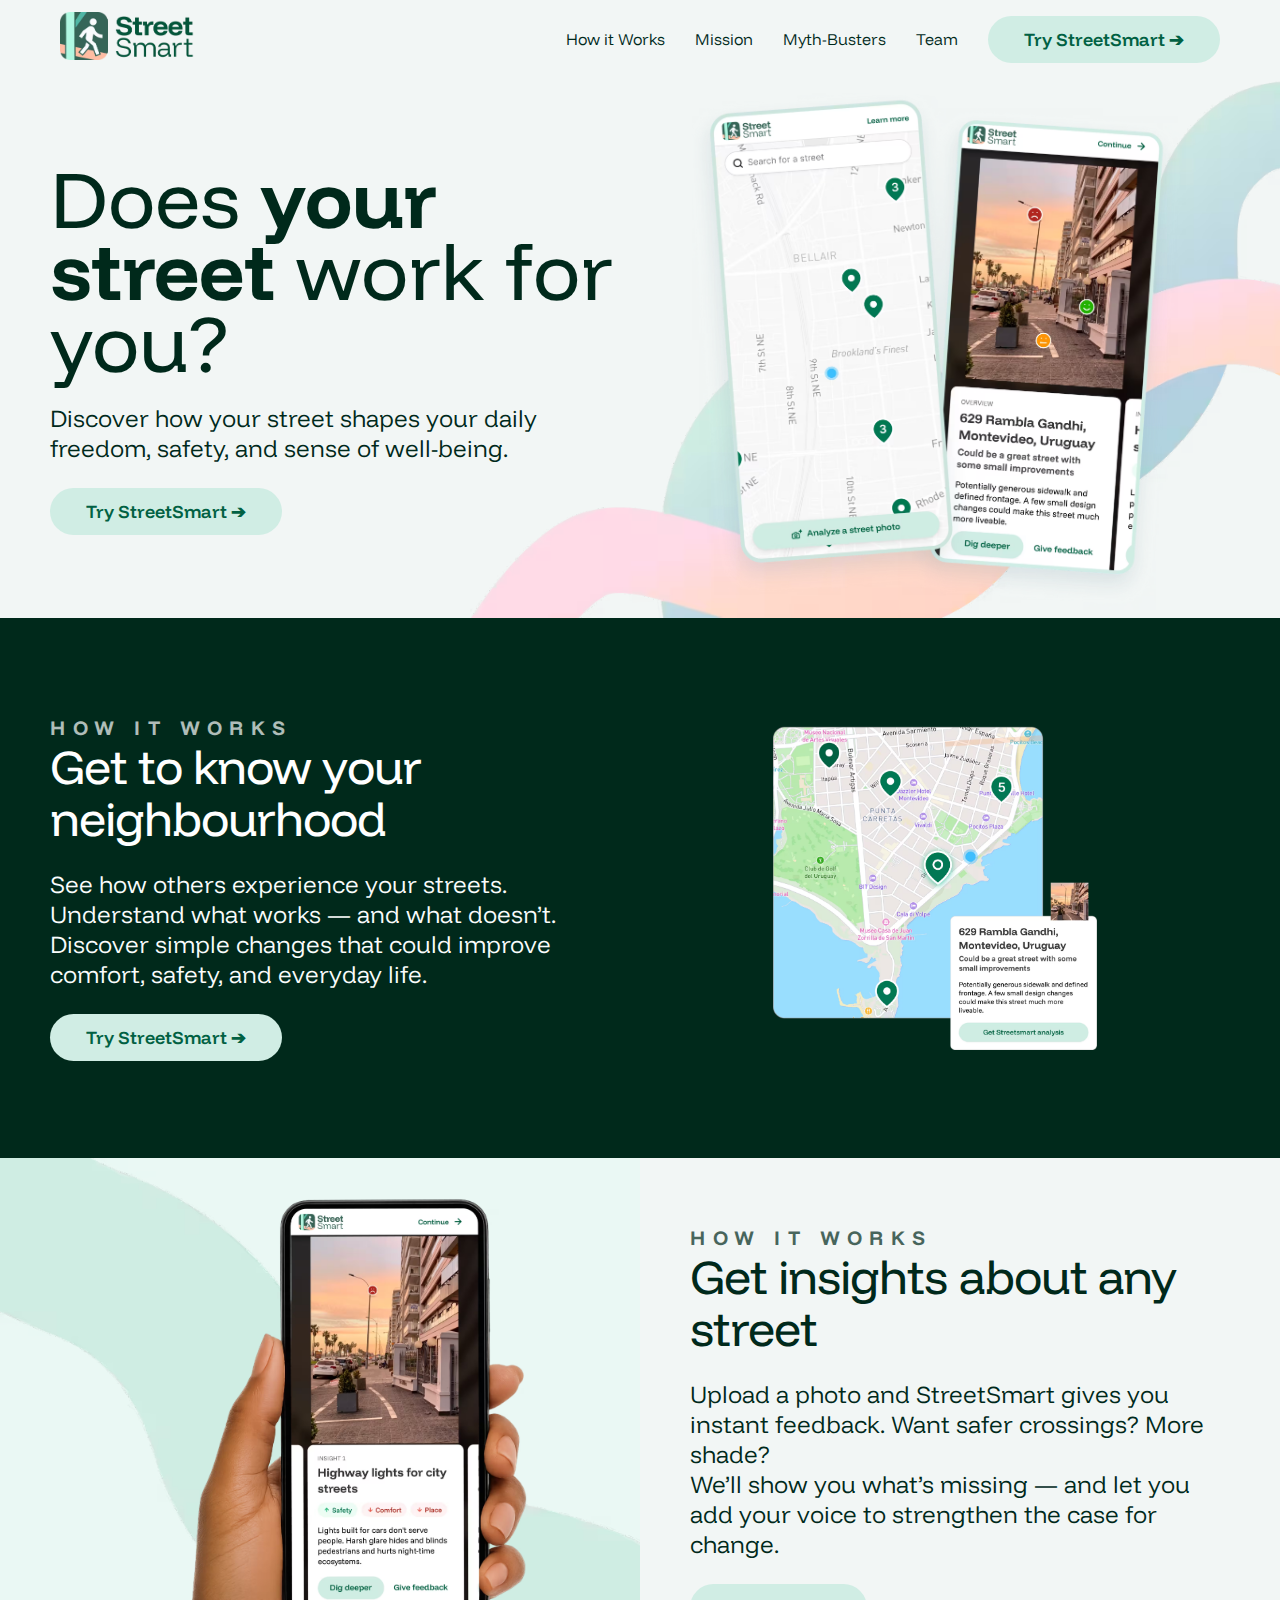
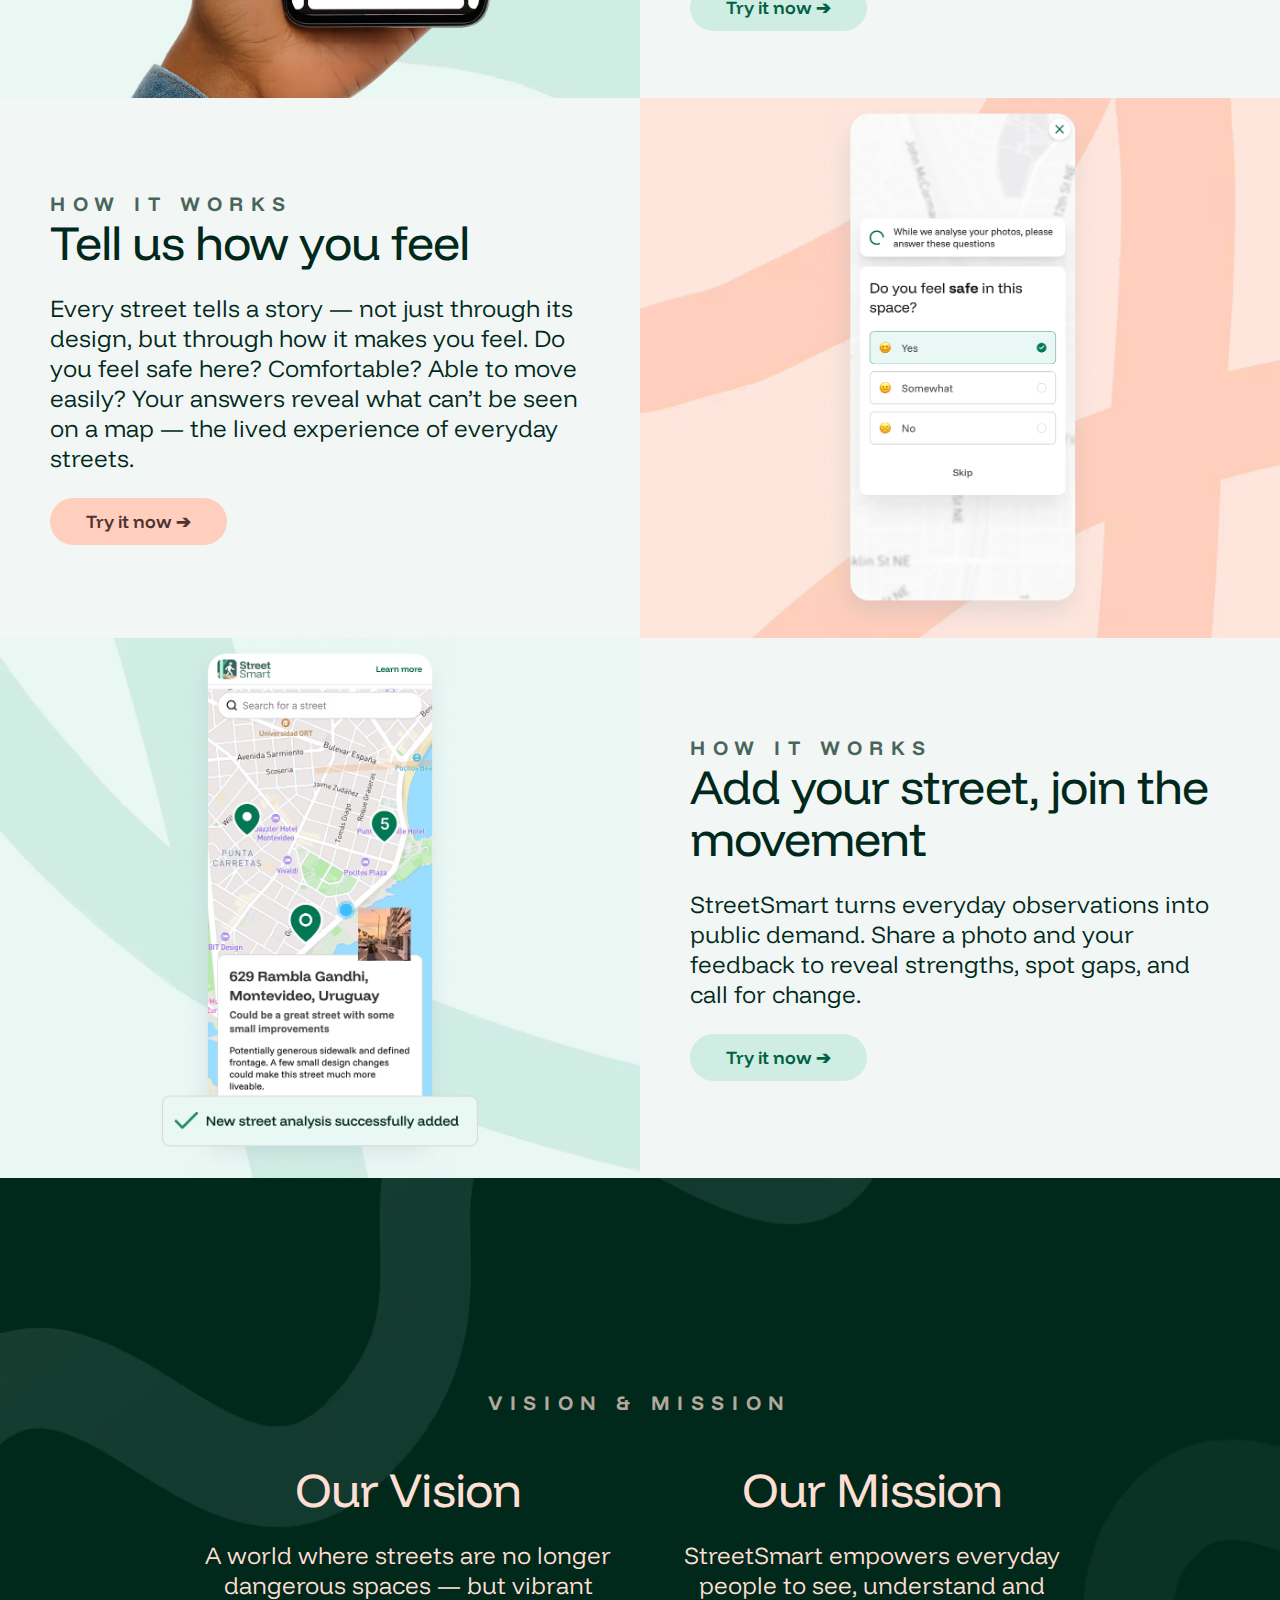
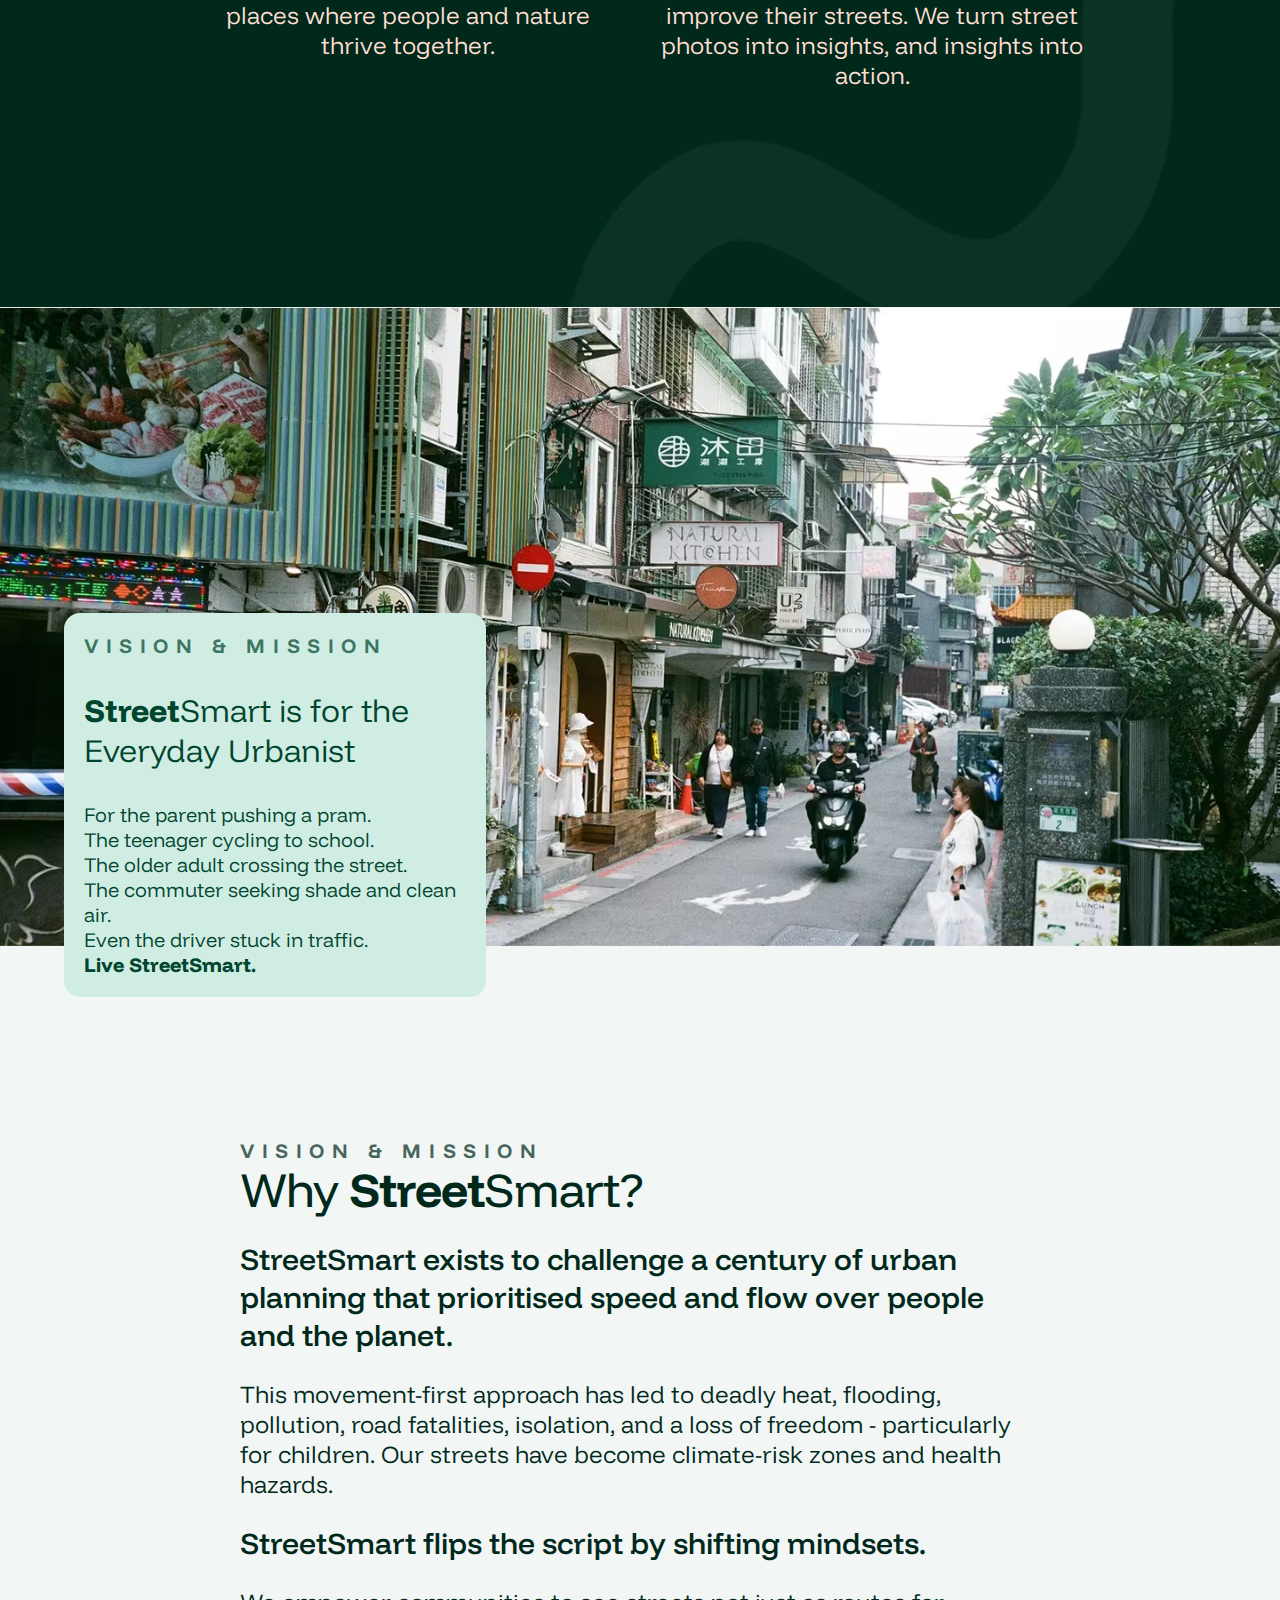
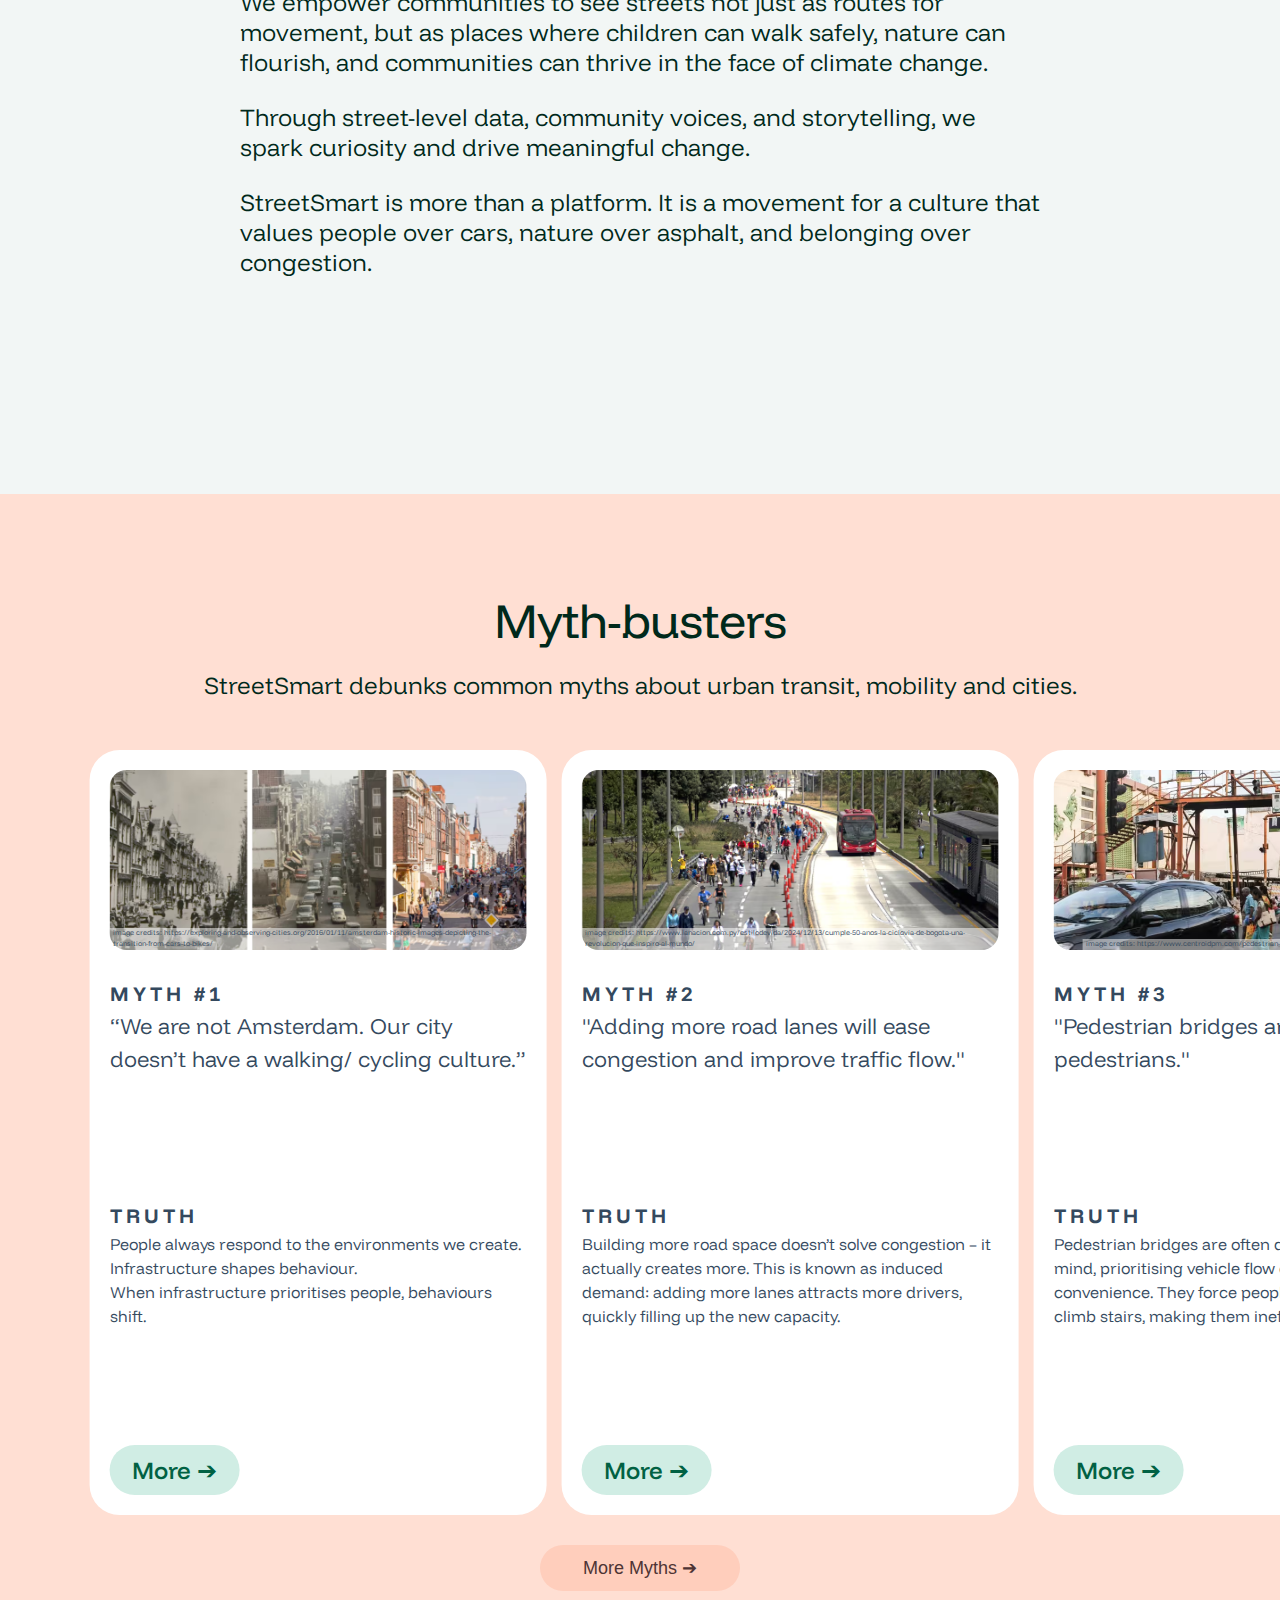
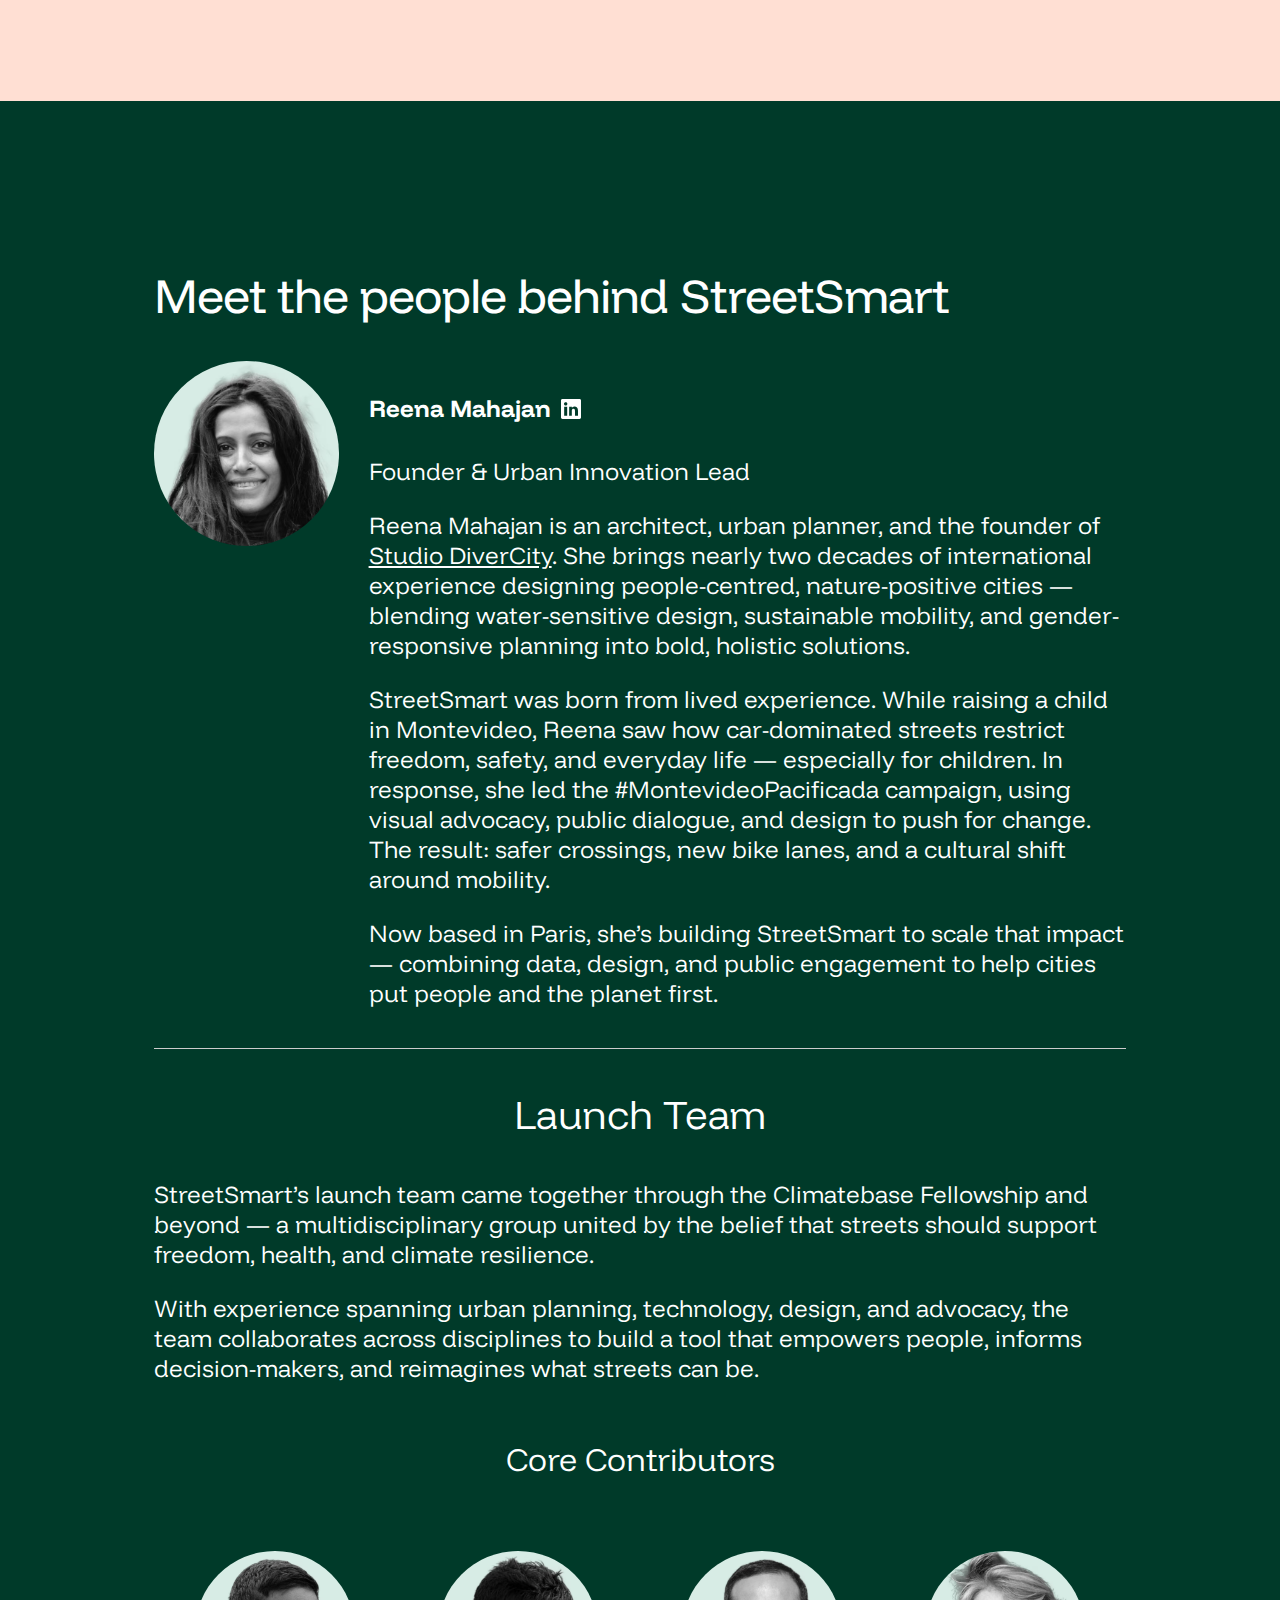
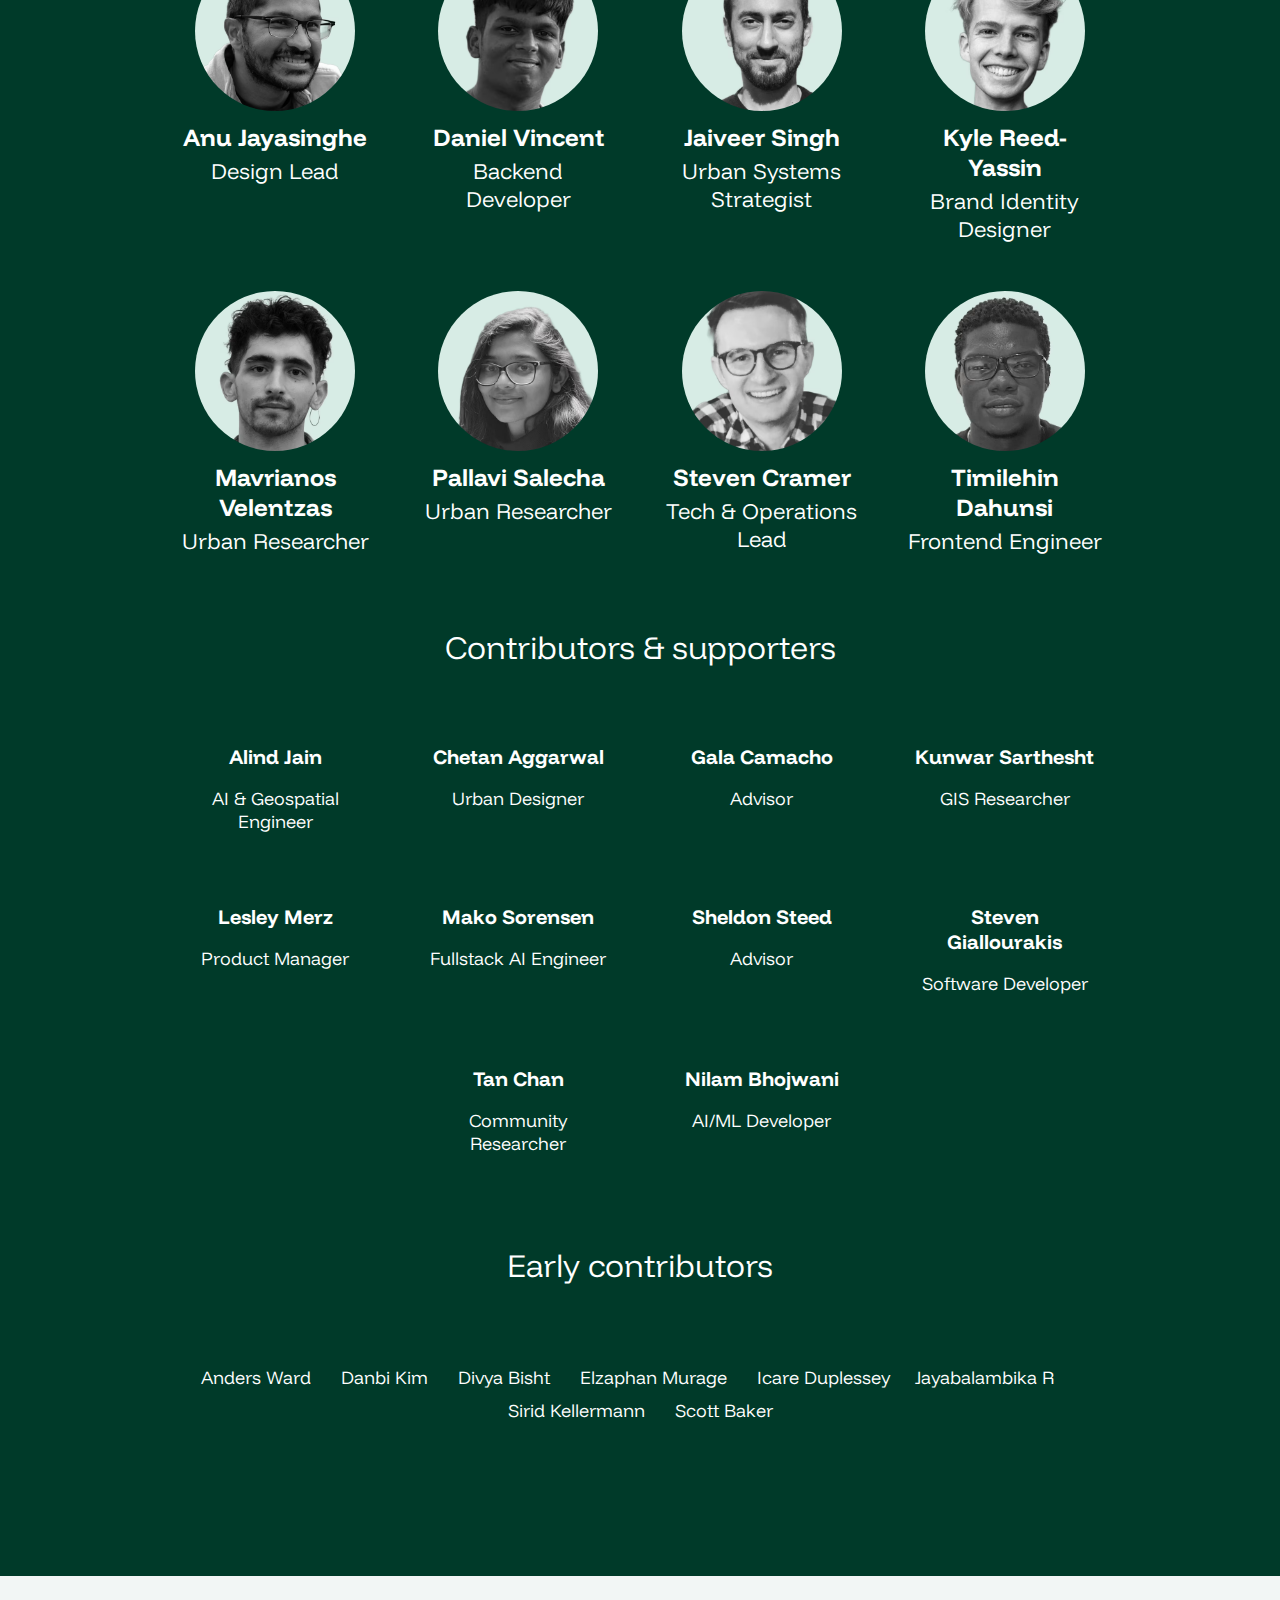
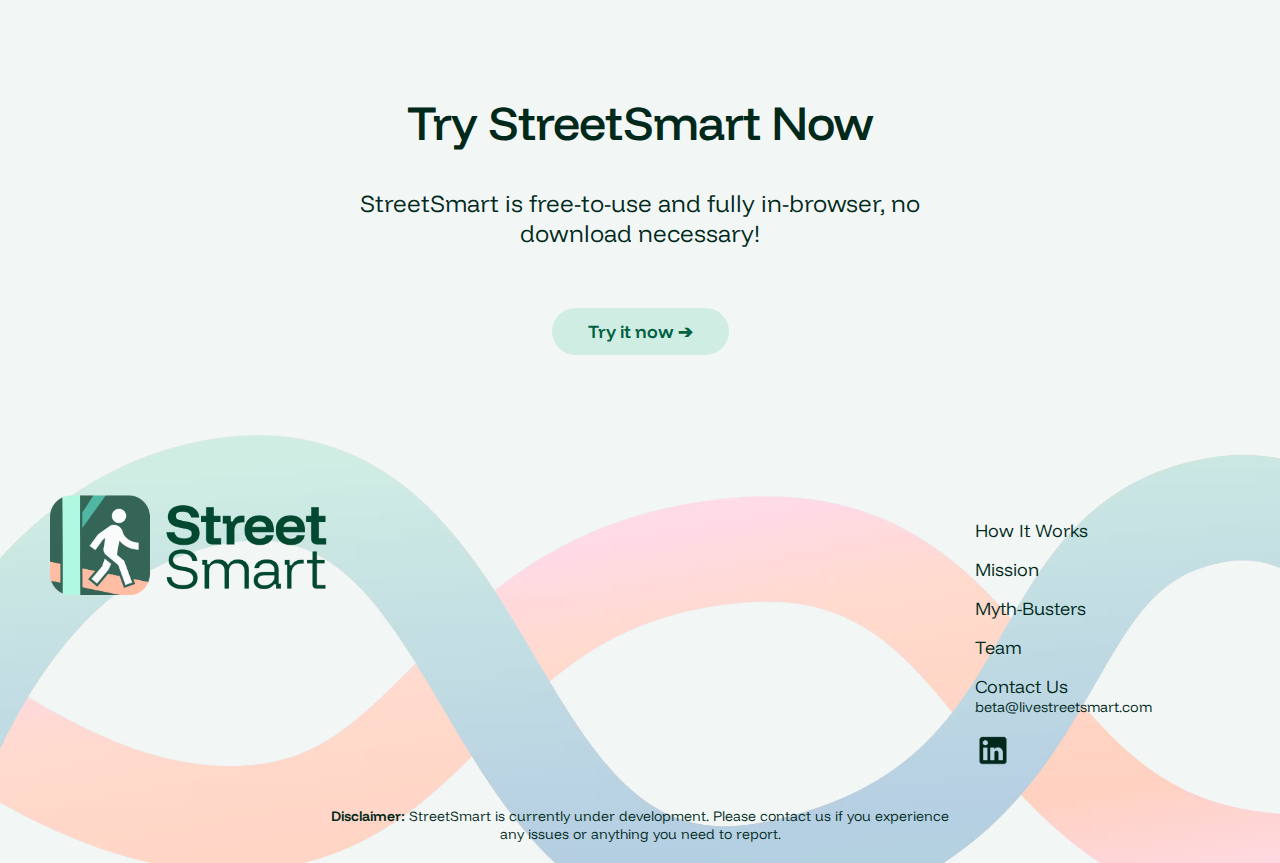
<file: index.html>
<!DOCTYPE html>
<html lang="en">

<head>
	<meta charset="UTF-8">
	<!--<meta name="viewport" content="width=device-width, initial-scale=1.0">--> <!--mobile is too broken -->
	<title>StreetSmart | Let's Reimagine Our Streets</title>
	<meta name='description'
		content='StreetSmart empowers everyday people to understand, reimagine, and improve their streets'>
	<link rel="stylesheet" href="css/stylesheet.css">
	<link href="https://fonts.googleapis.com/css2?family=Baloo+2:wght@400;600&family=Nunito:wght@400;700&display=swap"
		rel="stylesheet">

	<link rel="preconnect" href="https://fonts.googleapis.com">
	<link rel="preconnect" href="https://fonts.gstatic.com" crossorigin>
	<link href="https://fonts.googleapis.com/css2?family=Funnel+Display:wght@300..800&display=swap" rel="stylesheet">
	<meta name="viewport" content="width=device-width, initial-scale=1.0">
	<link rel="icon" href="assets/img/favicon.png" type="image/png">
	<link rel="stylesheet" href="https://cdnjs.cloudflare.com/ajax/libs/font-awesome/6.5.0/css/all.min.css">
</head>

<body>

	<div class='header' style='height:78px;'>
		<div class="logo-container">
			<img src='assets/img/HeaderLogo.avif' class='logo'>
		</div>

		<div class="hamburger" onclick="toggleMenu(this)">☰</div>

		<nav id="navMenu" class="nav-links">
			<a href="#how-it-works">How it Works</a>
			<a href="#mission">Mission</a>
			<a href="#myth-busters">Myth-Busters</a>
			<a href="#team">Team</a>
			<div class='cta'>
				<a href="https://try.livestreetsmart.com/" class="button">Try StreetSmart ➔</a>
			</div>
		</nav>
	</div>

	<div class='layout-row demo-row row1'>

		<div class='card'>
			<h1>Does <span class='bold-font'>your street</span> work for you?</h1>
			<p>Discover how your street shapes your daily freedom, safety, and sense of well-being.</p>
			<div class='cta'><a href="https://try.livestreetsmart.com/" class="button">Try StreetSmart ➔</a></div>
		</div>

		<div class='card img-card'>
			<img src='assets/img/titlephones.avif'>
		</div>
	</div>


	<div class='layout-row dark-green-bg demo-row row2' id="how-it-works">
		<div class='card'>
			<p class='pre-header'>How It Works</p>
			<h2>Get to know your neighbourhood</h2>
			<p>See how others experience your streets. Understand what works — and what doesn’t. <br> Discover simple
				changes that could improve comfort, safety, and everyday life.</p>
			<div class='cta'><a href="https://try.livestreetsmart.com/" class="button">Try StreetSmart ➔</a></div>
		</div>

		<div class='card img-card'>
			<img src='assets/img/imageDiv2.avif'>
		</div>
	</div>

	<div class='layout-row demo-row row3'>
		<div class='card img-card'>
			<img src='assets/img/imageDiv3.avif' style="z-index: 5;">
		</div>

		<div class='card how-it-works-text'>
			<p class='pre-header'>How It Works</p>
			<h2>Get insights about any street</h2>
			<p>Upload a photo and StreetSmart gives you instant feedback. Want safer crossings? More shade? <br>
				We’ll show you what’s missing — and let you add your voice to strengthen the case for change.</p>
			<div class='cta'><a href="https://try.livestreetsmart.com/" class="button">Try it now ➔</a></div>
		</div>
	</div>

	<div class='layout-row demo-row row4'>

		<div class='card how-it-works-text'>
			<p class='pre-header'>How It Works</p>
			<h2>Tell us how you feel</h2>
			<p>Every street tells a story — not just through its design, but through how it makes you feel. Do you feel
				safe here? Comfortable? Able to move easily? Your answers reveal what can’t be seen on a map — the lived
				experience of everyday streets.</p>
			<div class='cta'><a href="https://try.livestreetsmart.com/" class="button">Try it now ➔</a></div>
		</div>
		<div class='card img-card'>
			<img src='assets/img/imageDiv4.avif' style="z-index: 5;">
		</div>
	</div>

	<div class='layout-row demo-row row5'>
		<div class='card img-card'>
			<img src='assets/img/imageDiv5.avif' style="z-index: 5;">
		</div>

		<div class='card how-it-works-text'>
			<p class='pre-header'>How It Works</p>
			<h2>Add your street, join the movement</h2>
			<p>StreetSmart turns everyday observations into public demand. Share a photo and your feedback to reveal
				strengths, spot gaps, and call for change.</p>
			<div class='cta'><a href="https://try.livestreetsmart.com/" class="button">Try it now ➔</a></div>
		</div>
	</div>

	<div class='layout-row vision1' id="mission">

		<p class='pre-header'>Vision & Mission</p>
		<div class="card-row">
			<div class="card">
				<h2>Our Vision</h2>
				<p>A world where streets are no longer dangerous spaces — but vibrant places where people and nature
					thrive
					together.</p>
			</div>
			<div class="card">
				<h2>Our Mission</h2>
				<p>StreetSmart empowers everyday people to see, understand and improve their streets. We turn street
					photos
					into insights, and insights into action.</p>
			</div>
		</div>
	</div>

	<div class="layout-row vision2">
		<img src="assets/img/Row6Background.avif">

		<div class="pop-out">
			<p class="pre-header">VISION & MISSION</p>
			<h3>
				<strong>Street</strong>Smart is for the Everyday Urbanist
			</h3>
			<p>For the parent pushing a pram. <br>The teenager cycling to school. <br>The older adult crossing the
				street. <br>
				The commuter seeking shade and clean air. <br>Even the driver stuck in traffic. <br>
				<strong>Live StreetSmart.</strong>
			</p>
		</div>

	</div>

	<div class='layout-row vision3'>
		<div class='card'>
			<div class='card-full-line-wrapper'>
				<p class='pre-header'>Vision & Mission</p>
				<h2>Why <span class='bold-font'>Street</span>Smart?</h2>
				<p class='bold-sentence'>StreetSmart exists to challenge a century of urban planning that prioritised
					speed and flow over people and the planet. </p>
				<p>This movement-first approach has led to deadly heat, flooding, pollution, road fatalities, isolation,
					and a loss of freedom - particularly for children. Our streets have become climate-risk zones and
					health hazards.</p>
				<p class='bold-sentence'>StreetSmart flips the script by shifting mindsets. </p>
				<p>We empower communities to see streets not just as routes for movement, but as places where children
					can walk safely, nature can flourish, and communities can thrive in the face of climate change.</p>

				<p>Through street-level data, community voices, and storytelling, we spark curiosity and drive
					meaningful change.</p>

				<p>StreetSmart is more than a platform. It is a movement for a culture that values people over cars,
					nature over asphalt, and belonging over congestion.</p>
			</div>
		</div>
	</div>

	<div class="myth-busters" id="myth-busters" style="padding-top: 60px; padding-bottom: 60px;">
		<h2>Myth-busters</h2>
		<p class="myth-busters-explanation">StreetSmart debunks common myths about urban transit, mobility and cities.
		</p>

		<div class="js-carousel-wrapper">

			<div class="js-carousel-container">
				<div class="js-carousel-track">
					<!-- Card 1 -->
					<div class="js-card">
						<div class="myth-img-wrapper">
							<img src="assets/img/myth1.avif" alt="Myth 1">
							<p>image credits:
								https://exploring-and-observing-cities.org/2016/01/11/amsterdam-historic-images-depicting-the-transition-from-cars-to-bikes/
							</p>
						</div>
						<h3>MYTH #1</h3>
						<p class="myth-quote">“We are not Amsterdam. Our city doesn’t have a walking/ cycling culture.”
						</p>
						<h3>TRUTH</h3>
						<p class="truth-quote">People always respond to the environments we create. Infrastructure
							shapes behaviour.<br>When infrastructure prioritises people, behaviours shift.
						</p>
						<a href="myths/myth1.html" class="js-card-button">More ➔</a>
					</div>

					<!-- Card 2 -->
					<div class="js-card">
						<div class="myth-img-wrapper">
							<img src="assets/img/myth2.avif" alt="Myth 2">
							<p>image credits:
								https://www.lanacion.com.py/estilodevida/2024/12/13/cumple-50-anos-la-ciclovia-de-bogota-una-revolucion-que-inspiro-al-mundo/
							</p>
						</div>
						<h3>MYTH #2</h3>
						<p class="myth-quote">"Adding more road lanes will ease congestion and improve traffic flow."

						</p>
						<h3>TRUTH</h3>
						<p class="truth-quote">Building more road space doesn’t solve congestion – it actually creates
							more. This is known as induced demand: adding more lanes attracts more drivers, quickly
							filling up the new capacity.</p>
						<a href="myths/myth2.html" class="js-card-button">More ➔</a>
					</div>

					<!-- Card 3 -->
					<div class="js-card">
						<div class="myth-img-wrapper">
							<img src="assets/img/myth3.avif" alt="Myth 3">
							<p>image credits:
								https://www.centroidpm.com/pedestrian-bridges-make-cities-less-walkable-urban-projectization/
							</p>
						</div>
						<h3>MYTH #3</h3>
						<p class="myth-quote">"Pedestrian bridges are designed for pedestrians."</p>
						<h3>TRUTH</h3>
						<p class="truth-quote">Pedestrian bridges are often designed with cars in mind, prioritising
							vehicle flow over pedestrian convenience. They force people to take detours or climb stairs,
							making them inefficient and inaccessible.</p>
						<a href="myths/myth3.html" class="js-card-button">More ➔</a>
					</div>

					<!-- Card 4 -->
					<div class="js-card">
						<div class="myth-img-wrapper">
							<img src="assets/img/myth4.avif" alt="Myth 4">
							<p>image credits:
								https://www.consumerreports.org/cars/car-safety/the-hidden-danger-of-big-pickup-trucks-a9662450602/
							</p>
						</div>
						<h3>MYTH #4</h3>
						<p class="myth-quote">"Bigger cars are safer."</p>
						<h3>TRUTH</h3>
						<p class="truth-quote">Big cars make the streets more dangerous for everyone outside the
							vehicle.
							Larger vehicles, like SUVs and trucks, increase the risk of fatal collisions with
							pedestrians and cyclists. They take much longer to stop and, due to their height, drivers
							can’t see pedestrians.
						</p>
						<a href="myths/myth4.html" class="js-card-button">More ➔</a>
					</div>
				</div>
			</div>

			<button id="moreMythsBtn" class="more-myths-button">More Myths ➔</button>
		</div>
	</div>

	<div class="people" id="team">
		<h2>Meet the people behind StreetSmart</h2>

		<div class="reena">
			<img src="assets/img/headshots/Reena Mahajan.avif">
			<div class="reena-text">
				<h4>Reena Mahajan
					<a href="https://www.linkedin.com/in/reena-mahajan" target="_blank" aria-label="LinkedIn"
						style="margin-left: 4px; vertical-align: -2px;">
						<svg xmlns="http://www.w3.org/2000/svg" width="20" height="20" fill="#ffffff"
							viewBox="0 0 16 16">
							<path d="M0 1.146C0 .513.526 0 1.175 0h13.65C15.474 0 16 .513 16 
					1.146v13.708c0 .633-.526 1.146-1.175 
					1.146H1.175C.526 16 0 15.487 0 
					14.854V1.146zm4.943 12.248V6.169H2.542v7.225h2.401zm-1.2-8.213c.837 
					0 1.358-.554 1.358-1.248-.015-.71-.521-1.248-1.341-1.248-.82 
					0-1.358.538-1.358 1.248 0 .694.521 
					1.248 1.327 1.248h.014zm4.908 8.213V9.359c0-.215.016-.43.08-.586.175-.43.573-.875 
					1.242-.875.875 0 1.223.66 1.223 
					1.63v3.866h2.401V9.3c0-2.221-1.18-3.253-2.754-3.253-1.274 
					0-1.845.7-2.165 1.193h.03v-1.025H6.542c.03.66 
					0 7.225 0 7.225h2.401z" />
						</svg>
					</a>
				</h4>
				<p><span>Founder & Urban Innovation Lead</span></p>
				<p>Reena Mahajan is an architect, urban planner, and the founder of <br>
					<a href="https://www.studiodivercity.com" target="_blank"
						style="text-decoration: underline; color: white;">
						Studio DiverCity</a>.
					She brings nearly
					two decades of international experience designing people-centred, nature-positive cities —
					blending
					water-sensitive design, sustainable mobility, and gender-responsive planning into bold, holistic
					solutions.
				</p>
				<p>StreetSmart was born from lived experience. While raising a child in Montevideo, Reena saw how
					car-dominated streets restrict freedom, safety, and everyday life — especially for children. In
					response, she led the #MontevideoPacificada campaign, using visual advocacy, public dialogue,
					and
					design to push for change. The result: safer crossings, new bike lanes, and a cultural shift
					around
					mobility.</p>
				<p>Now based in Paris, she’s building StreetSmart to scale that impact — combining data, design, and
					public engagement to help cities put people and the planet first.</p>
			</div>
		</div>

		<hr class="divider" />

		<div class="team">
			<h3>Launch Team</h3>
			<p>StreetSmart’s launch team came together through the Climatebase Fellowship and beyond — a
				multidisciplinary group united by the belief that streets should support freedom, health, and
				climate
				resilience.</p>

			<p>With experience spanning urban planning, technology, design, and advocacy, the team collaborates
				across
				disciplines to build a tool that empowers people, informs decision-makers, and reimagines what
				streets
				can be.</p>

			<h4>Core Contributors</h4>
			<div class="grid-container core">
				<div class="grid-item">
					<img src="assets/img/headshots/Anu Jayasinghe.avif">
					<h5>
						<a href="https://www.linkedin.com/in/anujayasinghe/" target="_blank" style="color: white;">
							Anu Jayasinghe
						</a>
					</h5>
					<p>Design Lead</p>
				</div>
				<div class="grid-item">
					<img src="assets/img/headshots/Daniel Vincent.avif">
					<h5>
						<a href="https://www.linkedin.com/in/daniel-vincent-74b51729b/" target="_blank"
							style="color: white; ">
							Daniel Vincent
						</a>
					</h5>
					<p>Backend Developer</p>
				</div>
				<div class="grid-item">
					<img src="assets/img/headshots/Jaiveer SIngh.avif">
					<h5>
						<a href="https://www.linkedin.com/in/jaiveer-singh-17492469/" target="_blank"
							style="color: white; ">
							Jaiveer Singh
						</a>
					</h5>
					<p>Urban Systems Strategist</p>
				</div>
				<div class="grid-item">
					<img src="assets/img/headshots/Kyle Reed-Yassin.avif">
					<h5>
						<a href="https://www.linkedin.com/in/kyleeriksonreed/" target="_blank" style="color: white; ">
							Kyle Reed-Yassin
						</a>
					</h5>
					<p>Brand Identity Designer</p>
				</div>
				<div class="grid-item">
					<img src="assets/img/headshots/Mavrianos Velentzas.avif">
					<h5>
						<a href="https://www.linkedin.com/in/mavrianos-urbanfutures/" target="_blank"
							style="color: white; ">
							Mavrianos Velentzas
						</a>
					</h5>
					<p>Urban Researcher</p>
				</div>
				<div class="grid-item">
					<img src="assets/img/headshots/Pallavi Salecha.avif">
					<h5>
						<a href="https://www.linkedin.com/in/pallavi-salecha" target="_blank" style="color: white; ">
							Pallavi Salecha
						</a>
					</h5>
					<p>Urban Researcher</p>
				</div>
				<div class="grid-item">
					<img src="assets/img/headshots/Steven Cramer.avif">
					<h5>
						<a href="https://www.linkedin.com/in/steven-cramer-02296078/" target="_blank"
							style="color: white; ">
							Steven Cramer
						</a>
					</h5>
					<p>Tech & Operations Lead</p>
				</div>
				<div class="grid-item">
					<img src="assets/img/headshots/Timilehin Dahunsi.avif">
					<h5>
						<a href="https://www.linkedin.com/in/timilehindahunsi/?originalSubdomain=ng" target="_blank"
							style="color: white; ">
							Timilehin Dahunsi
						</a>
					</h5>
					<p>Frontend Engineer</p>
				</div>

			</div>


			<h4>Contributors & supporters</h4>

			<div class="grid-container supporters">
				<div class="grid-item">
					<h6>
						<a href="https://www.linkedin.com/in/alindjain11/" target="_blank" style="color: white; ">
							Alind Jain
						</a>
					</h6>
					<p>AI & Geospatial Engineer</p>
				</div>
				<div class="grid-item">
					<h6>
						<a href="https://www.linkedin.com/in/chetan-aggarwal/" target="_blank" style="color: white; ">
							Chetan Aggarwal
						</a>
					</h6>
					<p>Urban Designer</p>
				</div>
				<div class="grid-item">
					<h6>
						<a href="https://www.linkedin.com/in/galacamacho/" target="_blank" style="color: white; ">
							Gala Camacho
						</a>
					</h6>
					<p>Advisor</p>
				</div>
				<div class="grid-item">
					<h6>
						<a href="https://www.linkedin.com/in/kunwar-sarthesht-86a872b3/" target="_blank"
							style="color: white; ">
							Kunwar Sarthesht
						</a>
					</h6>
					<p>GIS Researcher</p>
				</div>
				<div class="grid-item">
					<h6>
						<a href="https://www.linkedin.com/in/lesley-merz-49082162/" target="_blank"
							style="color: white; ">
							Lesley Merz
						</a>
					</h6>
					<p>Product Manager</p>
				</div>
				<div class="grid-item">
					<h6>
						<a href="https://www.linkedin.com/in/makosorensen/" target="_blank" style="color: white; ">
							Mako Sorensen
						</a>
					</h6>
					<p>Fullstack AI Engineer</p>
				</div>
				<div class="grid-item">
					<h6>
						<a href="https://www.linkedin.com/in/sheldonsteed/" target="_blank" style="color: white; ">
							Sheldon Steed
						</a>
					</h6>
					<p>Advisor</p>
				</div>
				<div class="grid-item">
					<h6>
						<a href="https://www.linkedin.com/in/steven-giallourakis/" target="_blank"
							style="color: white; ">
							Steven Giallourakis
						</a>
					</h6>
					<p>Software Developer</p>
				</div>
				<div class="grid-item">
					<h6>
						<a href="https://www.linkedin.com/in/tanchan/" target="_blank" style="color: white; ">
							Tan Chan
						</a>
					</h6>
					<p>Community Researcher</p>
				</div>
				<div class="grid-item">
					<h6>
						<!-- <a href="https://www.linkedin.com/in/nilam-bhojwani-91105628b/" target="_blank" style="color: white; "> -->
						Nilam Bhojwani
						<!-- </a> -->
					</h6>
					<p>AI/ML Developer</p>
				</div>
			</div>

			<h4>Early contributors</h4>

			<div class="grid-container early">
				<p>Anders&nbsp;Ward &nbsp;&nbsp;&nbsp;&nbsp; Danbi&nbsp;Kim &nbsp;&nbsp;&nbsp;&nbsp; Divya&nbsp;Bisht
					&nbsp;&nbsp;&nbsp;&nbsp; Elzaphan&nbsp;Murage &nbsp;&nbsp;&nbsp;&nbsp;
					Icare&nbsp;Duplessey &nbsp;&nbsp;&nbsp;&nbsp;Jayabalambika&nbsp;R &nbsp;&nbsp;&nbsp;&nbsp;
					Sirid&nbsp;Kellermann
					&nbsp;&nbsp;&nbsp;&nbsp; Scott&nbsp;Baker</p>
			</div>

		</div>

	</div>

	<div class="layout-row try-streetsmart">
		<img src="assets/img/StreetSmartFooterLogo.avif">
		<h2>Try StreetSmart Now</h2>
		<p>StreetSmart is free-to-use and fully in-browser, no download necessary!</p>
		<div class='cta'><a href="https://try.livestreetsmart.com/" class="button">Try it now ➔</a></div>
	</div>




	<footer>
		<div class="layout-row footer-row">
			<div class="footer-image"><img class="footer-logo" src="assets/img/StreetSmartFooterLogo.avif"></div>
			<div class="footer-links">
				<ul>
					<li><a href="#how-it-works">How It Works</a></li>
					<li><a href="#mission">Mission</a></li>
					<li><a href="#myth-busters">Myth-Busters</a></li>
					<li><a href="#team">Team</a></li>
					<li><a>Contact Us</a>
						<p>beta@livestreetsmart.com</p>
					</li>
					<li class="linkedin"><a href="https://www.linkedin.com/company/livestreetsmart/"
							target="_blank"><img src="assets/img/mdi_linkedin.png"></a></li>
				</ul>
			</div>
		</div>
		<p>
			<strong>Disclaimer:</strong> StreetSmart is currently under development. Please <a>contact us</a> if you
			experience
			any
			issues or anything you need to report.
		</p>
	</footer>

	<script src="js/script.js"></script>
</body>


</html>
</file>
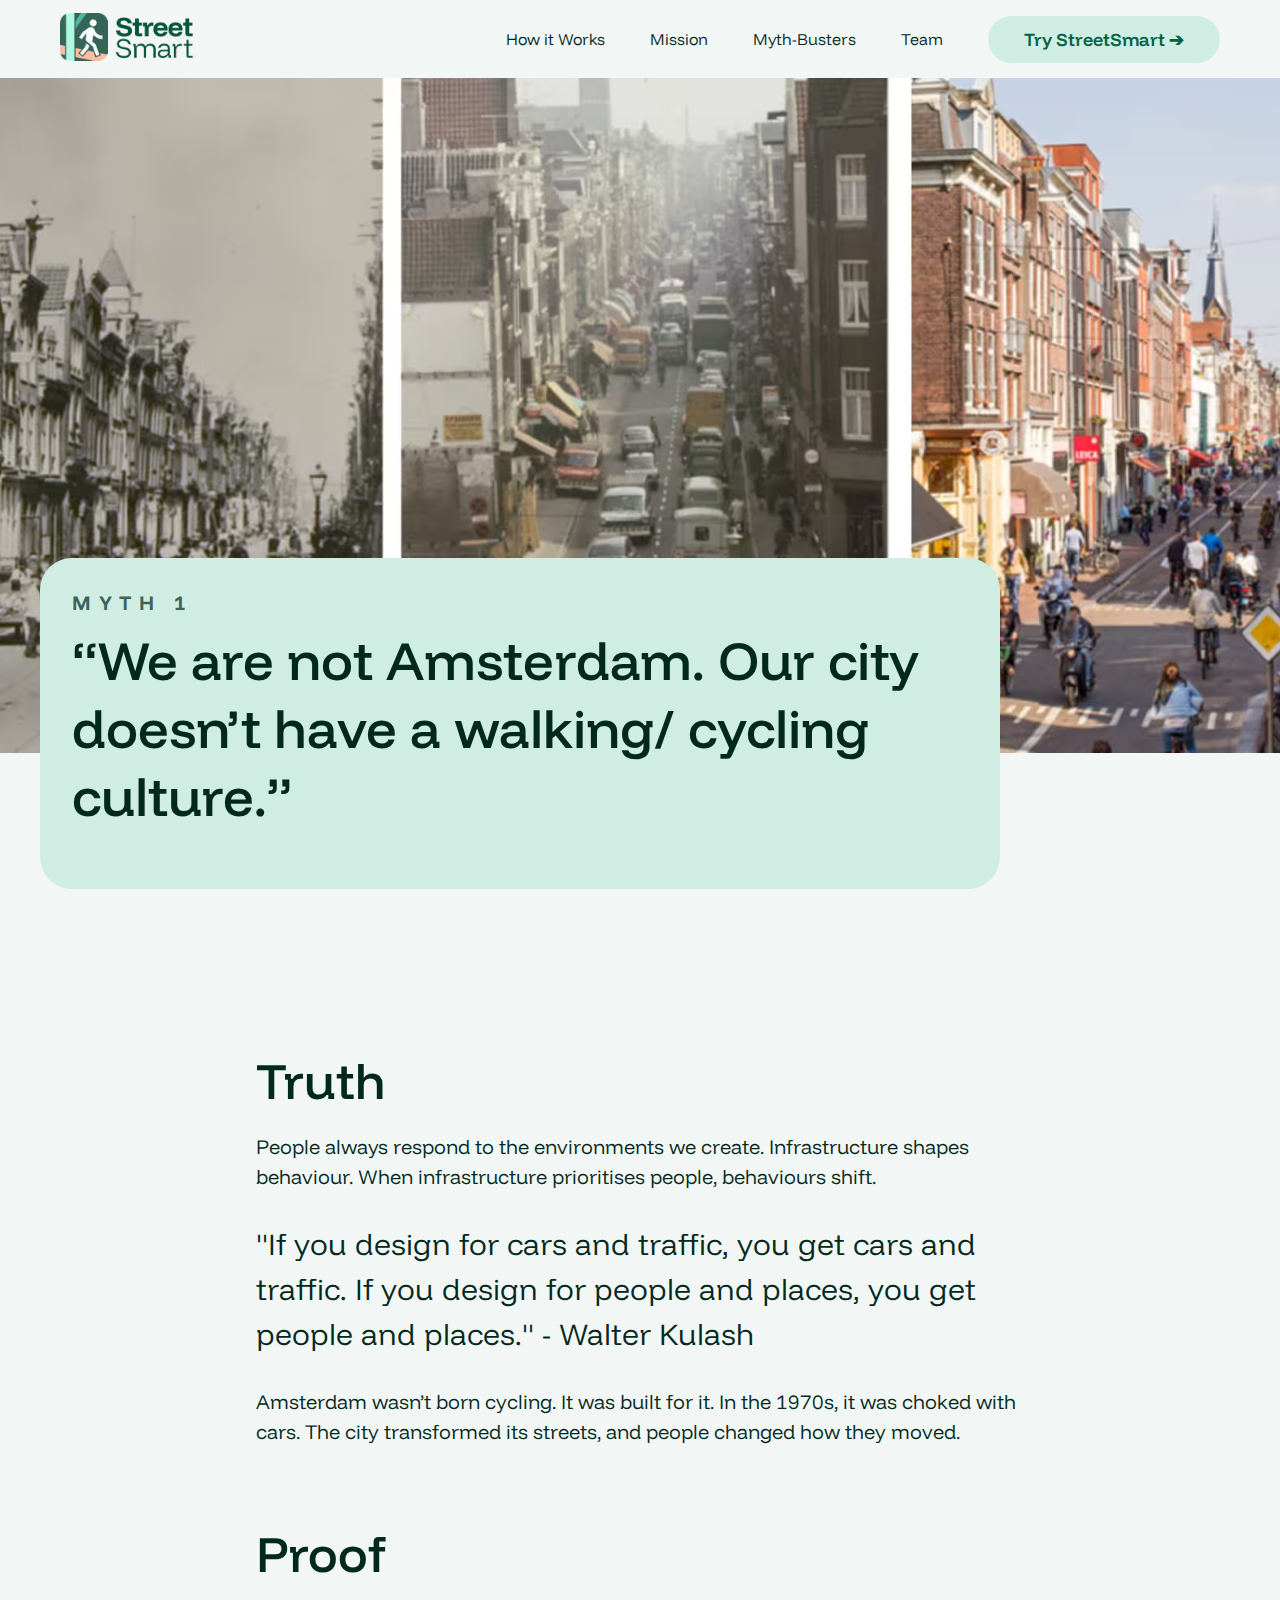
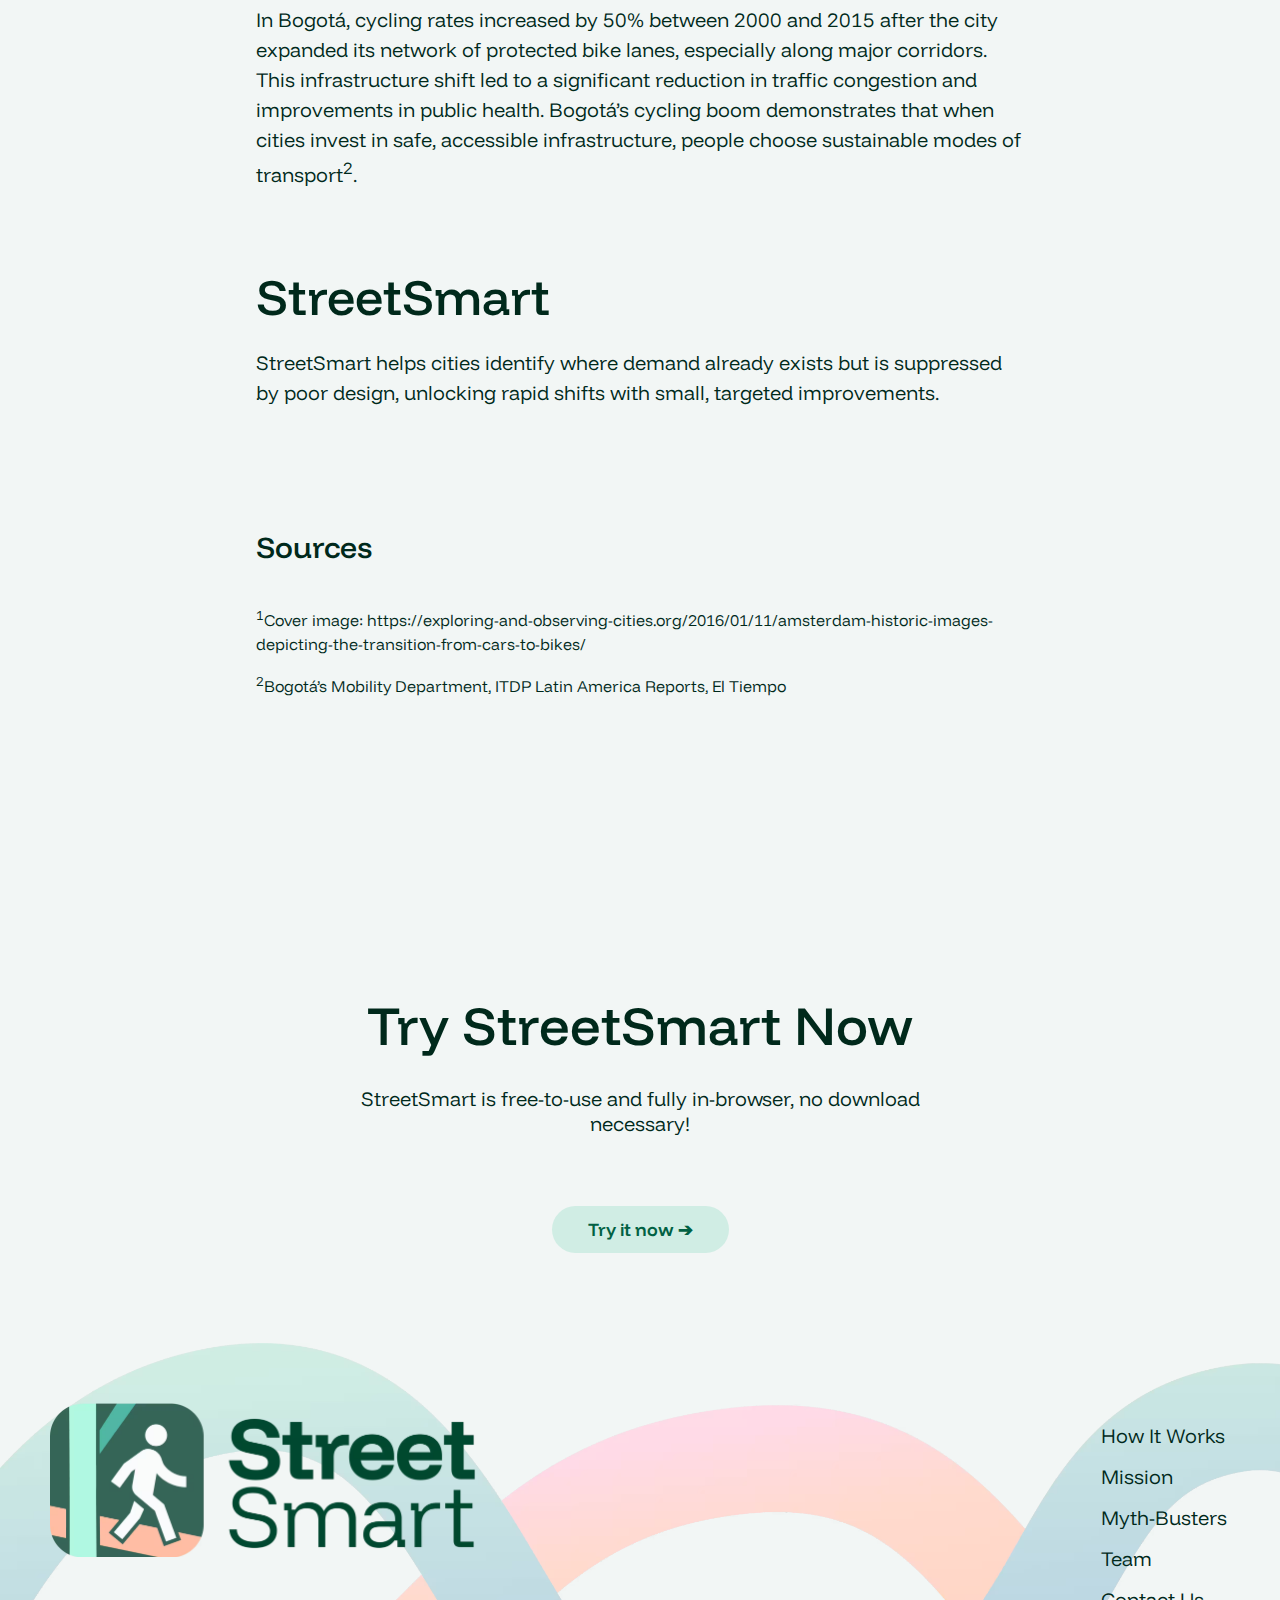
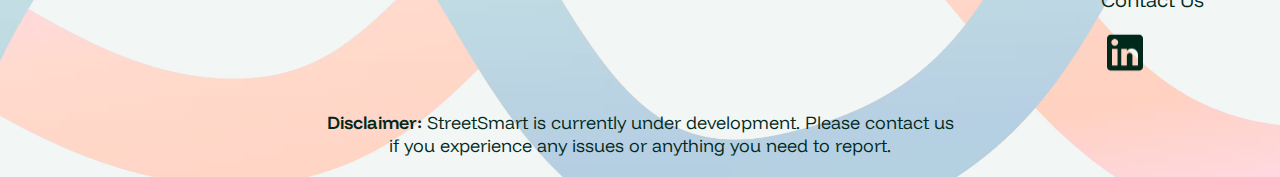
<file: myths/myth1.html>
<!DOCTYPE html>
<html lang="en">

<head>
    <meta charset="UTF-8">
    <!--<meta name="viewport" content="width=device-width, initial-scale=1.0">--> <!--mobile is too broken -->
    <title>StreetSmart | Let's Reimagine Our Streets</title>
    <meta name='description'
        content='StreetSmart empowers everyday people to understand, reimagine, and improve their streets'>
    <link rel="stylesheet" href="mythstylesheet.css">
    <link href="https://fonts.googleapis.com/css2?family=Baloo+2:wght@400;600&family=Nunito:wght@400;700&display=swap"
        rel="stylesheet">

    <link rel="preconnect" href="https://fonts.googleapis.com">
    <link rel="preconnect" href="https://fonts.gstatic.com" crossorigin>
    <link href="https://fonts.googleapis.com/css2?family=Funnel+Display:wght@300..800&display=swap" rel="stylesheet">
    <meta name="viewport" content="width=device-width, initial-scale=1.0">


</head>

<body>

    <div class='header' style='height:78px;'>
        <div class="logo-container">
            <a href="../index.html"><img src='../assets/img/HeaderLogo.avif' class='logo'></a>
        </div>

        <div class="hamburger" onclick="toggleMenu(this)">☰</div>

        <nav id="navMenu" class="nav-links">
            <a href="../index.html#how-it-works">How it Works</a>
            <a href="../index.html#mission">Mission</a>
            <a href="../index.html#myth-busters">Myth-Busters</a>
            <a href="../index.html#team">Team</a>
            <div class='cta'>
                <a href="https://docs.google.com/forms/d/e/1FAIpQLSfy6V8dg4z4HA0hF7BA4HvFZ3nldrUzpNBT4Ft2F_IwtUniEA/viewform"
                    class="button">Try StreetSmart ➔</a>
            </div>
        </nav>
    </div>

    <div class="image-header">
        <img src="../assets/img/myth1.avif">
        <div class="pop-out">
            <p class="pre-header">MYTH 1</p>
            <h2>“We are not Amsterdam. Our city doesn’t have a walking/ cycling culture.”</h2>
        </div>
    </div>

    <div class="content">
        <h3>Truth</h3>
        <p>People always respond to the environments we create. Infrastructure shapes behaviour. When infrastructure
            prioritises people, behaviours shift.
        </p>
        <p class="quote">"If you design for cars and traffic, you get cars and traffic. If you design for people and
            places, you get people and places." - Walter Kulash
        </p>
        <p>Amsterdam wasn’t born cycling. It was built for it. In the 1970s, it was choked with cars. The city
            transformed its streets, and people changed how they moved.</p>

        <h3>Proof</h3>
        <p>In Bogotá, cycling rates increased by 50% between 2000 and 2015 after the city expanded its network of
            protected bike lanes, especially along major corridors. This infrastructure shift led to a significant
            reduction in traffic congestion and improvements in public health. Bogotá’s cycling boom demonstrates that
            when cities invest in safe, accessible infrastructure, people choose sustainable modes of
            transport<sup>2</sup>.
        </p>

        <h3>StreetSmart</h3>

        <p>StreetSmart helps cities identify where demand already exists but is suppressed by poor design, unlocking
            rapid shifts with small, targeted improvements.</p>

        <div class="sources">
            <h4>Sources</h4>
            <p><sup>1</sup>Cover image:
                https://exploring-and-observing-cities.org/2016/01/11/amsterdam-historic-images-depicting-the-transition-from-cars-to-bikes/
            </p>
            <p><sup>2</sup>Bogotá’s Mobility Department, ITDP Latin America Reports, El Tiempo</p>
        </div>
    </div>

    <div class="layout-row try-streetsmart">
        <img src="../assets/img/StreetSmartFooterLogo.avif">
        <h2>Try StreetSmart Now</h2>
        <p>StreetSmart is free-to-use and fully in-browser, no download necessary!</p>
        <div class='cta'><a
                href="https://docs.google.com/forms/d/e/1FAIpQLSfy6V8dg4z4HA0hF7BA4HvFZ3nldrUzpNBT4Ft2F_IwtUniEA/viewform"
                class="button">Try it now ➔</a></div>
    </div>

    <footer>
        <div class="layout-row footer-row">
            <div class="footer-image"><img class="footer-logo" src="../assets/img/StreetSmartFooterLogo.avif"></div>
            <div class="footer-links">
                <ul>
                    <li><a href="../index.html#how-it-works">How It Works</a></li>
                    <li><a href="../index.html#mission">Mission</a></li>
                    <li><a href="../index.html#myth-busters">Myth-Busters</a></li>
                    <li><a href="../index.html#team">Team</a></li>
                    <li><a>Contact Us</a></li>
                    <li class="linkedin"><a href="https://www.linkedin.com/company/livestreetsmart/"
                            target="_blank"><img src="../assets/img/mdi_linkedin.png"></a></li>
                </ul>
            </div>
        </div>
        <p>
            <strong>Disclaimer:</strong> StreetSmart is currently under development. Please <a>contact us</a> if you
            experience
            any
            issues or anything you need to report.
        </p>
    </footer>
</body>

</html>
</file>
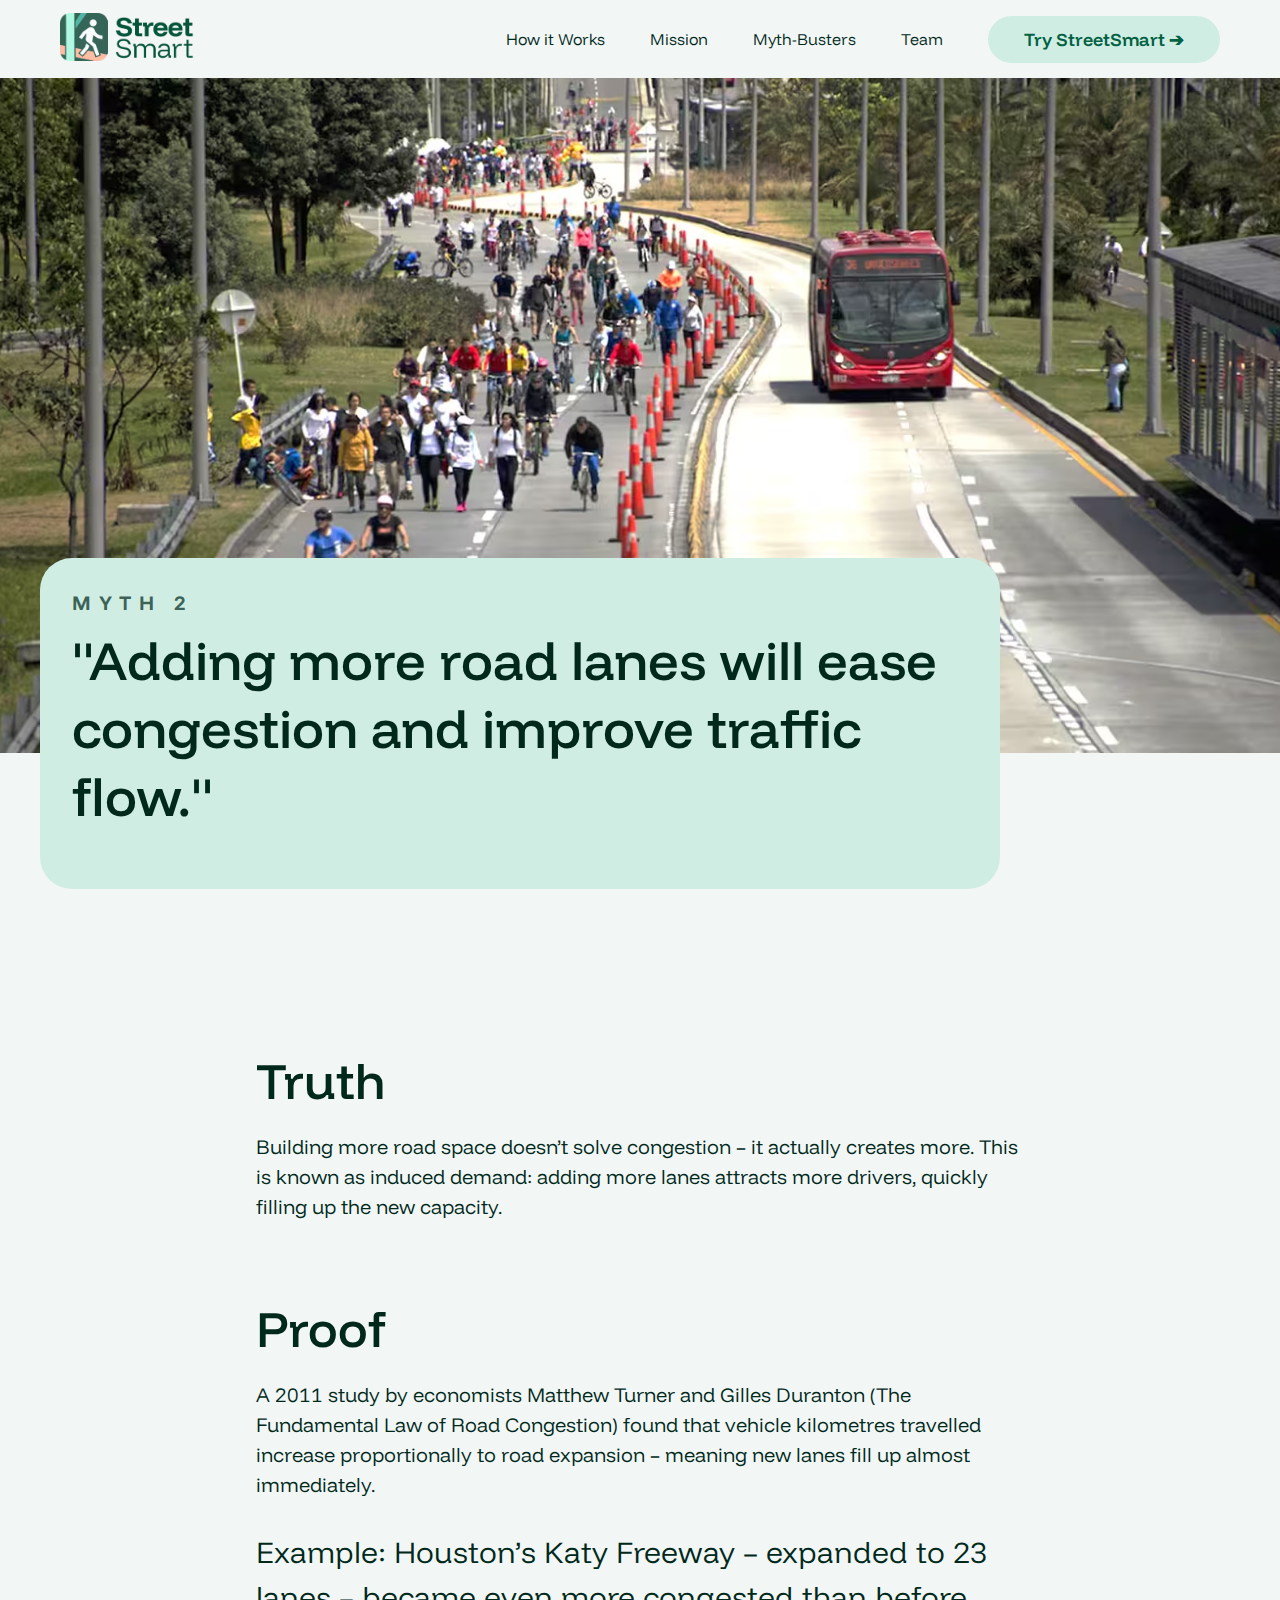
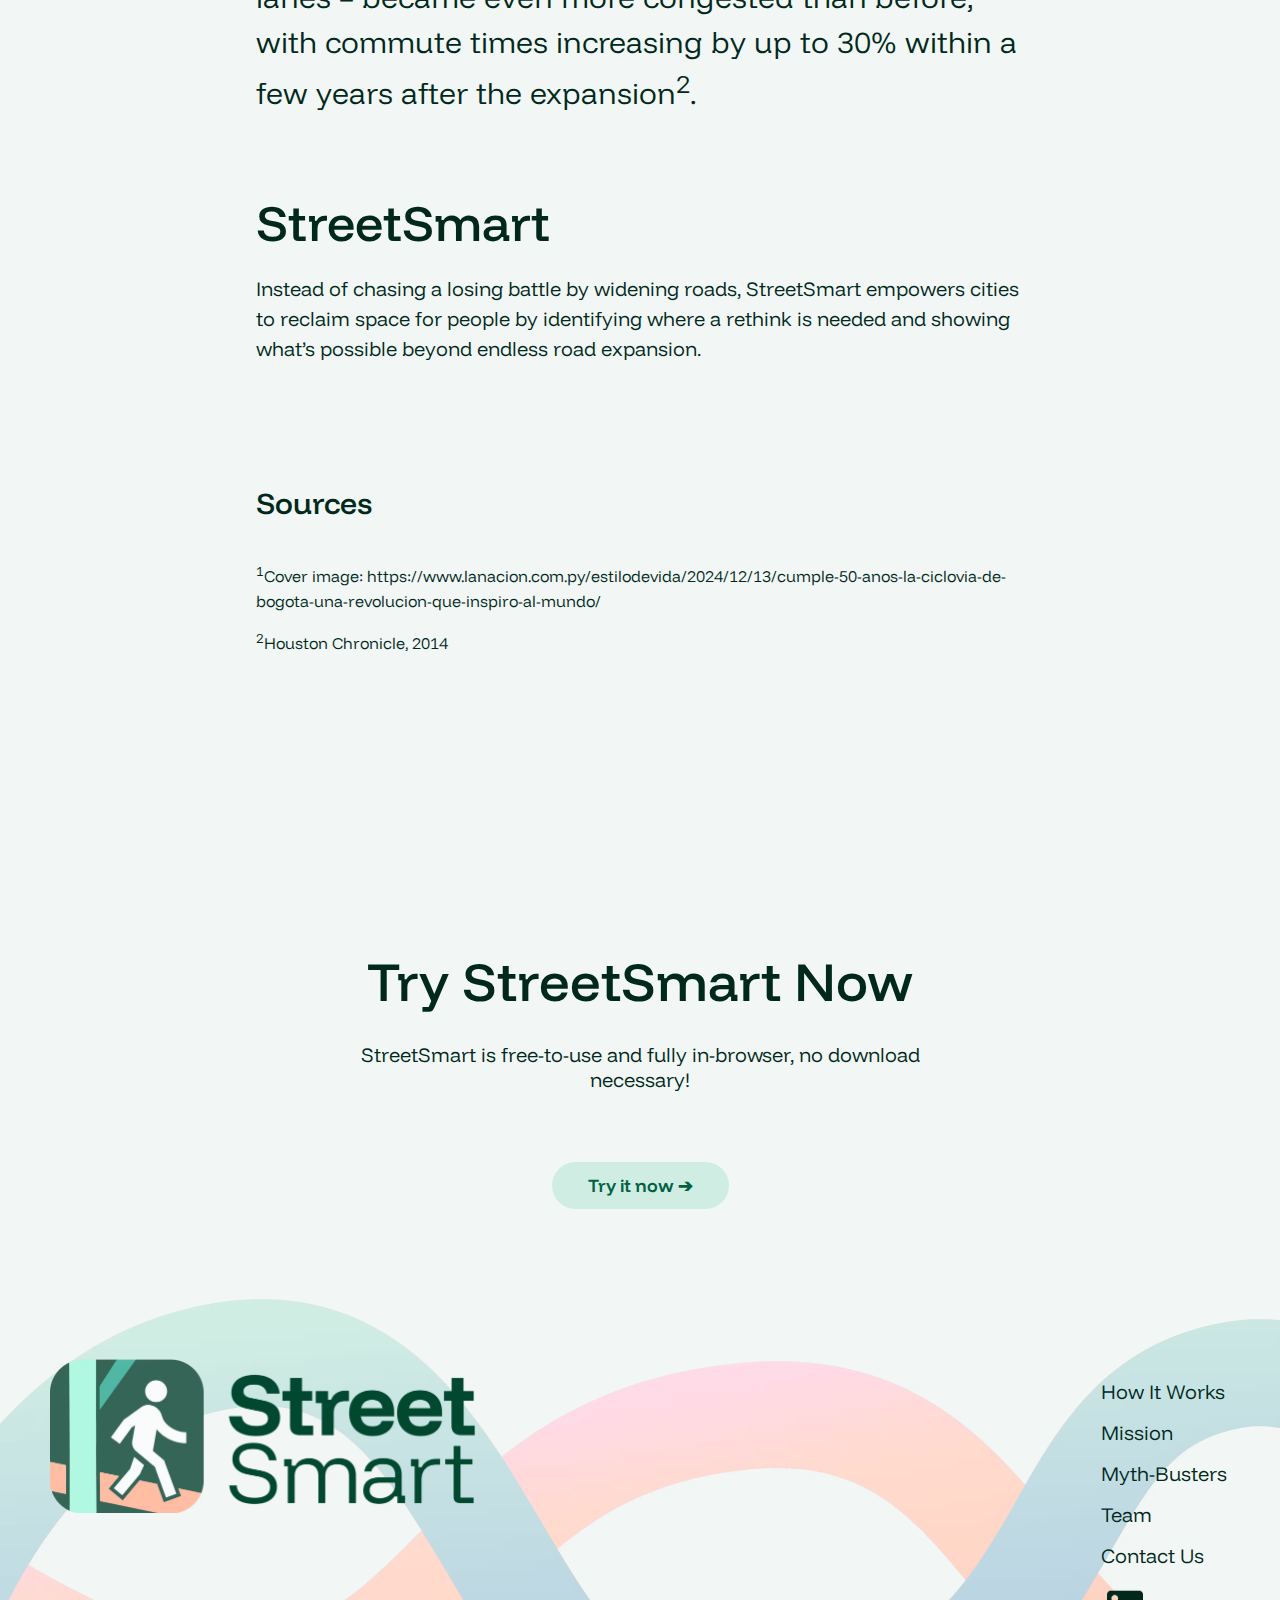
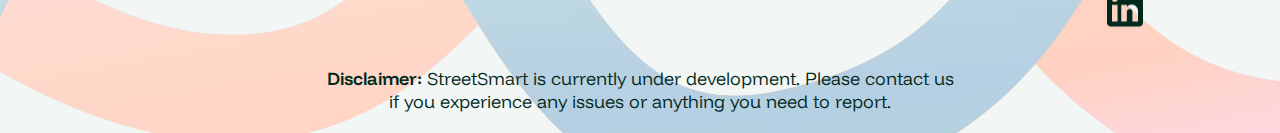
<file: myths/myth2.html>
<!DOCTYPE html>
<html lang="en">

<head>
    <meta charset="UTF-8">
    <!--<meta name="viewport" content="width=device-width, initial-scale=1.0">--> <!--mobile is too broken -->
    <title>StreetSmart | Let's Reimagine Our Streets</title>
    <meta name='description'
        content='StreetSmart empowers everyday people to understand, reimagine, and improve their streets'>
    <link rel="stylesheet" href="mythstylesheet.css">
    <link href="https://fonts.googleapis.com/css2?family=Baloo+2:wght@400;600&family=Nunito:wght@400;700&display=swap"
        rel="stylesheet">

    <link rel="preconnect" href="https://fonts.googleapis.com">
    <link rel="preconnect" href="https://fonts.gstatic.com" crossorigin>
    <link href="https://fonts.googleapis.com/css2?family=Funnel+Display:wght@300..800&display=swap" rel="stylesheet">
    <meta name="viewport" content="width=device-width, initial-scale=1.0">


</head>

<body>

    <div class='header' style='height:78px;'>
        <div class="logo-container">
            <img src='../assets/img/HeaderLogo.avif' class='logo'>
        </div>

        <div class="hamburger" onclick="toggleMenu(this)">☰</div>

        <nav id="navMenu" class="nav-links">
            <a href="../index.html#how-it-works">How it Works</a>
            <a href="../index.html#mission">Mission</a>
            <a href="../index.html#myth-busters">Myth-Busters</a>
            <a href="../index.html#team">Team</a>
            <div class='cta'>
                <a href="https://docs.google.com/forms/d/e/1FAIpQLSfy6V8dg4z4HA0hF7BA4HvFZ3nldrUzpNBT4Ft2F_IwtUniEA/viewform"
                    class="button">Try StreetSmart ➔</a>
            </div>
        </nav>
    </div>

    <div class="image-header">
        <img src="../assets/img/myth2.avif">
        <div class="pop-out">
            <p class="pre-header">MYTH 2</p>
            <h2>"Adding more road lanes will ease congestion and improve traffic flow."
            </h2>
        </div>
    </div>

    <div class="content">
        <h3>Truth</h3>
        <p>Building more road space doesn’t solve congestion – it actually creates more.
            This is known as induced demand: adding more lanes attracts more drivers, quickly filling up the new
            capacity.
        </p>
        <!-- <p class="quote"></p> -->
        <h3>Proof</h3>
        <p>A 2011 study by economists Matthew Turner and Gilles Duranton (The Fundamental Law of Road Congestion) found
            that vehicle kilometres travelled increase proportionally to road expansion – meaning new lanes fill up
            almost immediately.
        </p>

        <p class="quote">Example: Houston’s Katy Freeway – expanded to 23 lanes – became even more congested than
            before, with commute times increasing by up to 30% within a few years after the expansion<sup>2</sup>.</p>

        <h3>StreetSmart</h3>

        <p>Instead of chasing a losing battle by widening roads, StreetSmart empowers cities to reclaim space for people
            by identifying where a rethink is needed and showing what’s possible beyond endless road expansion.</p>

        <div class="sources">
            <h4>Sources</h4>
            <p><sup>1</sup>Cover image:
                https://www.lanacion.com.py/estilodevida/2024/12/13/cumple-50-anos-la-ciclovia-de-bogota-una-revolucion-que-inspiro-al-mundo/
            </p>
            <p><sup>2</sup>Houston Chronicle, 2014</p>
        </div>
    </div>

    <div class="layout-row try-streetsmart">
        <img src="../assets/img/StreetSmartFooterLogo.avif">
        <h2>Try StreetSmart Now</h2>
        <p>StreetSmart is free-to-use and fully in-browser, no download necessary!</p>
        <div class='cta'><a
                href="https://docs.google.com/forms/d/e/1FAIpQLSfy6V8dg4z4HA0hF7BA4HvFZ3nldrUzpNBT4Ft2F_IwtUniEA/viewform"
                class="button">Try it now ➔</a></div>
    </div>

    <footer>
        <div class="layout-row footer-row">
            <div class="footer-image"><img class="footer-logo" src="../assets/img/StreetSmartFooterLogo.avif"></div>
            <div class="footer-links">
                <ul>
                    <li><a href="../index.html#how-it-works">How It Works</a></li>
                    <li><a href="../index.html#mission">Mission</a></li>
                    <li><a href="../index.html#myth-busters">Myth-Busters</a></li>
                    <li><a href="../index.html#team">Team</a></li>
                    <li><a>Contact Us</a></li>
                    <li class="linkedin"><a href="https://www.linkedin.com/company/livestreetsmart/"
                            target="_blank"><img src="../assets/img/mdi_linkedin.png"></a></li>
                </ul>
            </div>
        </div>
        <p>
            <strong>Disclaimer:</strong> StreetSmart is currently under development. Please <a>contact us</a> if you
            experience
            any
            issues or anything you need to report.
        </p>
    </footer>
</body>

</html>
</file>
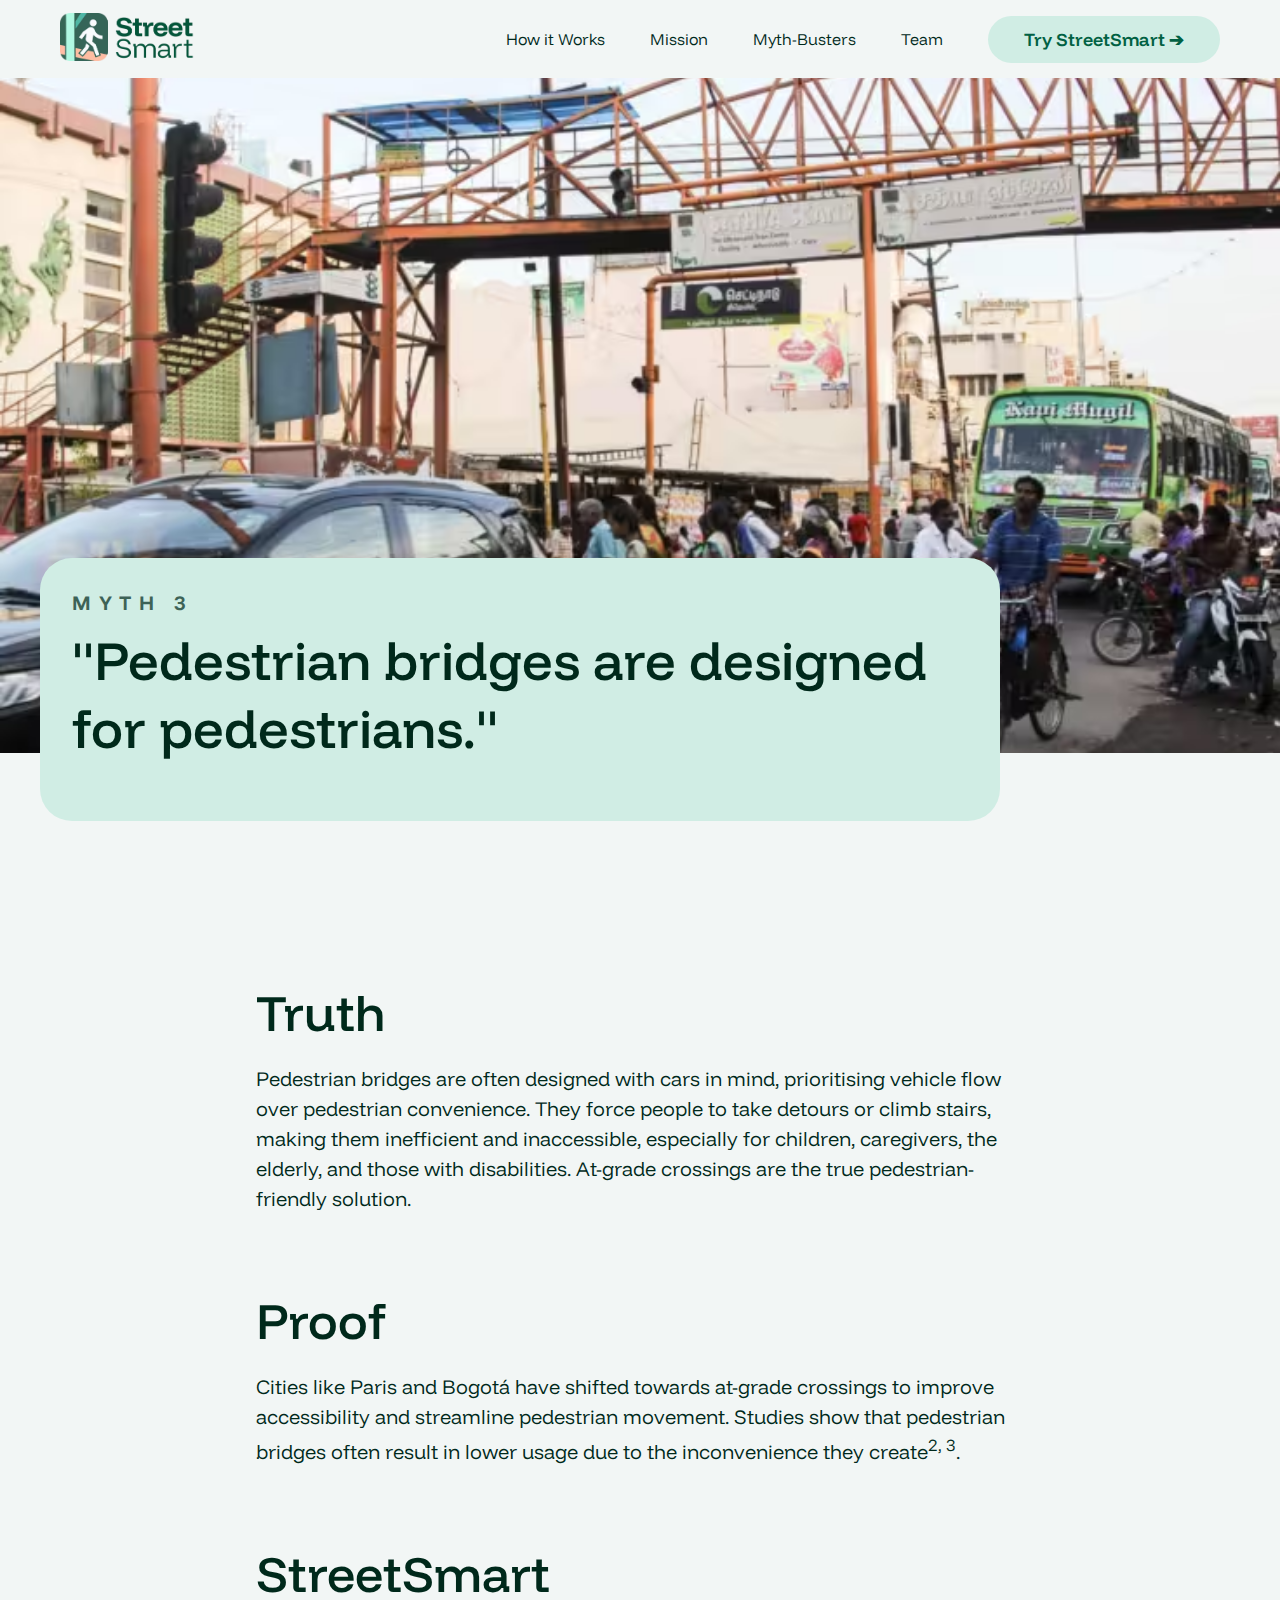
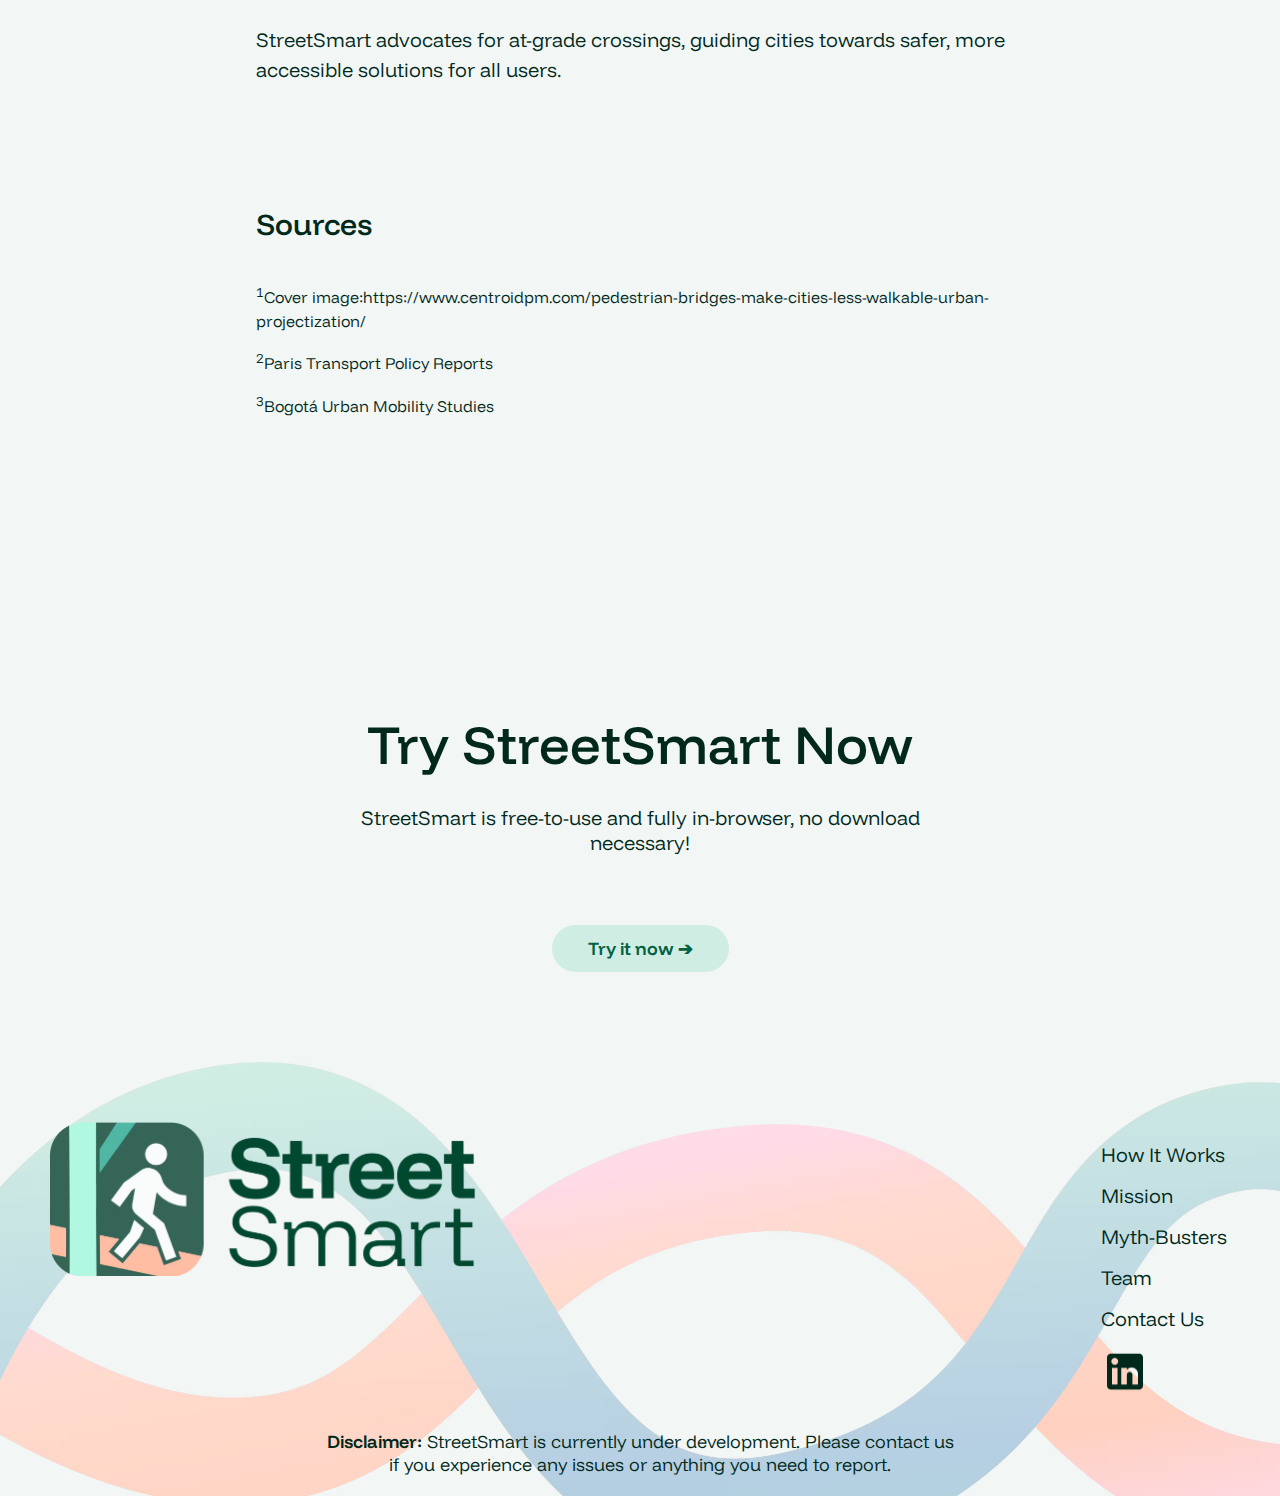
<file: myths/myth3.html>
<!DOCTYPE html>
<html lang="en">

<head>
    <meta charset="UTF-8">
    <!--<meta name="viewport" content="width=device-width, initial-scale=1.0">--> <!--mobile is too broken -->
    <title>StreetSmart | Let's Reimagine Our Streets</title>
    <meta name='description'
        content='StreetSmart empowers everyday people to understand, reimagine, and improve their streets'>
    <link rel="stylesheet" href="mythstylesheet.css">
    <link href="https://fonts.googleapis.com/css2?family=Baloo+2:wght@400;600&family=Nunito:wght@400;700&display=swap"
        rel="stylesheet">

    <link rel="preconnect" href="https://fonts.googleapis.com">
    <link rel="preconnect" href="https://fonts.gstatic.com" crossorigin>
    <link href="https://fonts.googleapis.com/css2?family=Funnel+Display:wght@300..800&display=swap" rel="stylesheet">
    <meta name="viewport" content="width=device-width, initial-scale=1.0">
    <link rel="icon" href="../assets/img/favicon.png" type="image/png">

</head>

<body>

    <div class='header' style='height:78px;'>
        <div class="logo-container">
            <img src='../assets/img/HeaderLogo.avif' class='logo'>
        </div>

        <div class="hamburger" onclick="toggleMenu(this)">☰</div>

        <nav id="navMenu" class="nav-links">
            <a href="../index.html#how-it-works">How it Works</a>
            <a href="../index.html#mission">Mission</a>
            <a href="../index.html#myth-busters">Myth-Busters</a>
            <a href="../index.html#team">Team</a>
            <div class='cta'>
                <a href="https://docs.google.com/forms/d/e/1FAIpQLSfy6V8dg4z4HA0hF7BA4HvFZ3nldrUzpNBT4Ft2F_IwtUniEA/viewform"
                    class="button">Try StreetSmart ➔</a>
            </div>
        </nav>
    </div>

    <div class="image-header">
        <img src="../assets/img/myth3.avif">
        <div class="pop-out">
            <p class="pre-header">MYTH 3</p>
            <h2>"Pedestrian bridges are designed for pedestrians."
            </h2>
        </div>
    </div>

    <div class="content">
        <h3>Truth</h3>
        <p>Pedestrian bridges are often designed with cars in mind, prioritising vehicle flow over pedestrian
            convenience.
            They force people to take detours or climb stairs, making them inefficient and inaccessible, especially for
            children, caregivers, the elderly, and those with disabilities.
            At-grade crossings are the true pedestrian-friendly solution.
        </p>
        <!-- <p class="quote"></p> -->
        <h3>Proof</h3>
        <p>Cities like Paris and Bogotá have shifted towards at-grade crossings to improve accessibility and streamline
            pedestrian movement.
            Studies show that pedestrian bridges often result in lower usage due to the inconvenience they
            create<sup>2, 3</sup>.
        </p>

        <h3>StreetSmart</h3>

        <p>StreetSmart advocates for at-grade crossings, guiding cities towards safer, more accessible solutions for all
            users.</p>

        <div class="sources">
            <h4>Sources</h4>
            <p><sup>1</sup>Cover
                image:https://www.centroidpm.com/pedestrian-bridges-make-cities-less-walkable-urban-projectization/
            </p>
            <p><sup>2</sup>Paris Transport Policy Reports</p>
            <p><sup>3</sup>Bogotá Urban Mobility Studies</p>
        </div>
    </div>

    <div class="layout-row try-streetsmart">
        <img src="../assets/img/StreetSmartFooterLogo.avif">
        <h2>Try StreetSmart Now</h2>
        <p>StreetSmart is free-to-use and fully in-browser, no download necessary!</p>
        <div class='cta'><a
                href="https://docs.google.com/forms/d/e/1FAIpQLSfy6V8dg4z4HA0hF7BA4HvFZ3nldrUzpNBT4Ft2F_IwtUniEA/viewform"
                class="button">Try it now ➔</a></div>
    </div>


    <footer>
        <div class="layout-row footer-row">
            <div class="footer-image"><img class="footer-logo" src="../assets/img/StreetSmartFooterLogo.avif"></div>
            <div class="footer-links">
                <ul>
                    <li><a href="../index.html#how-it-works">How It Works</a></li>
                    <li><a href="../index.html#mission">Mission</a></li>
                    <li><a href="../index.html#myth-busters">Myth-Busters</a></li>
                    <li><a href="../index.html#team">Team</a></li>
                    <li><a>Contact Us</a></li>
                    <li class="linkedin"><a href="https://www.linkedin.com/company/livestreetsmart/"
                            target="_blank"><img src="../assets/img/mdi_linkedin.png"></a></li>
                </ul>
            </div>
        </div>
        <p>
            <strong>Disclaimer:</strong> StreetSmart is currently under development. Please <a>contact us</a> if you
            experience
            any
            issues or anything you need to report.
        </p>
    </footer>
</body>

</html>
</file>
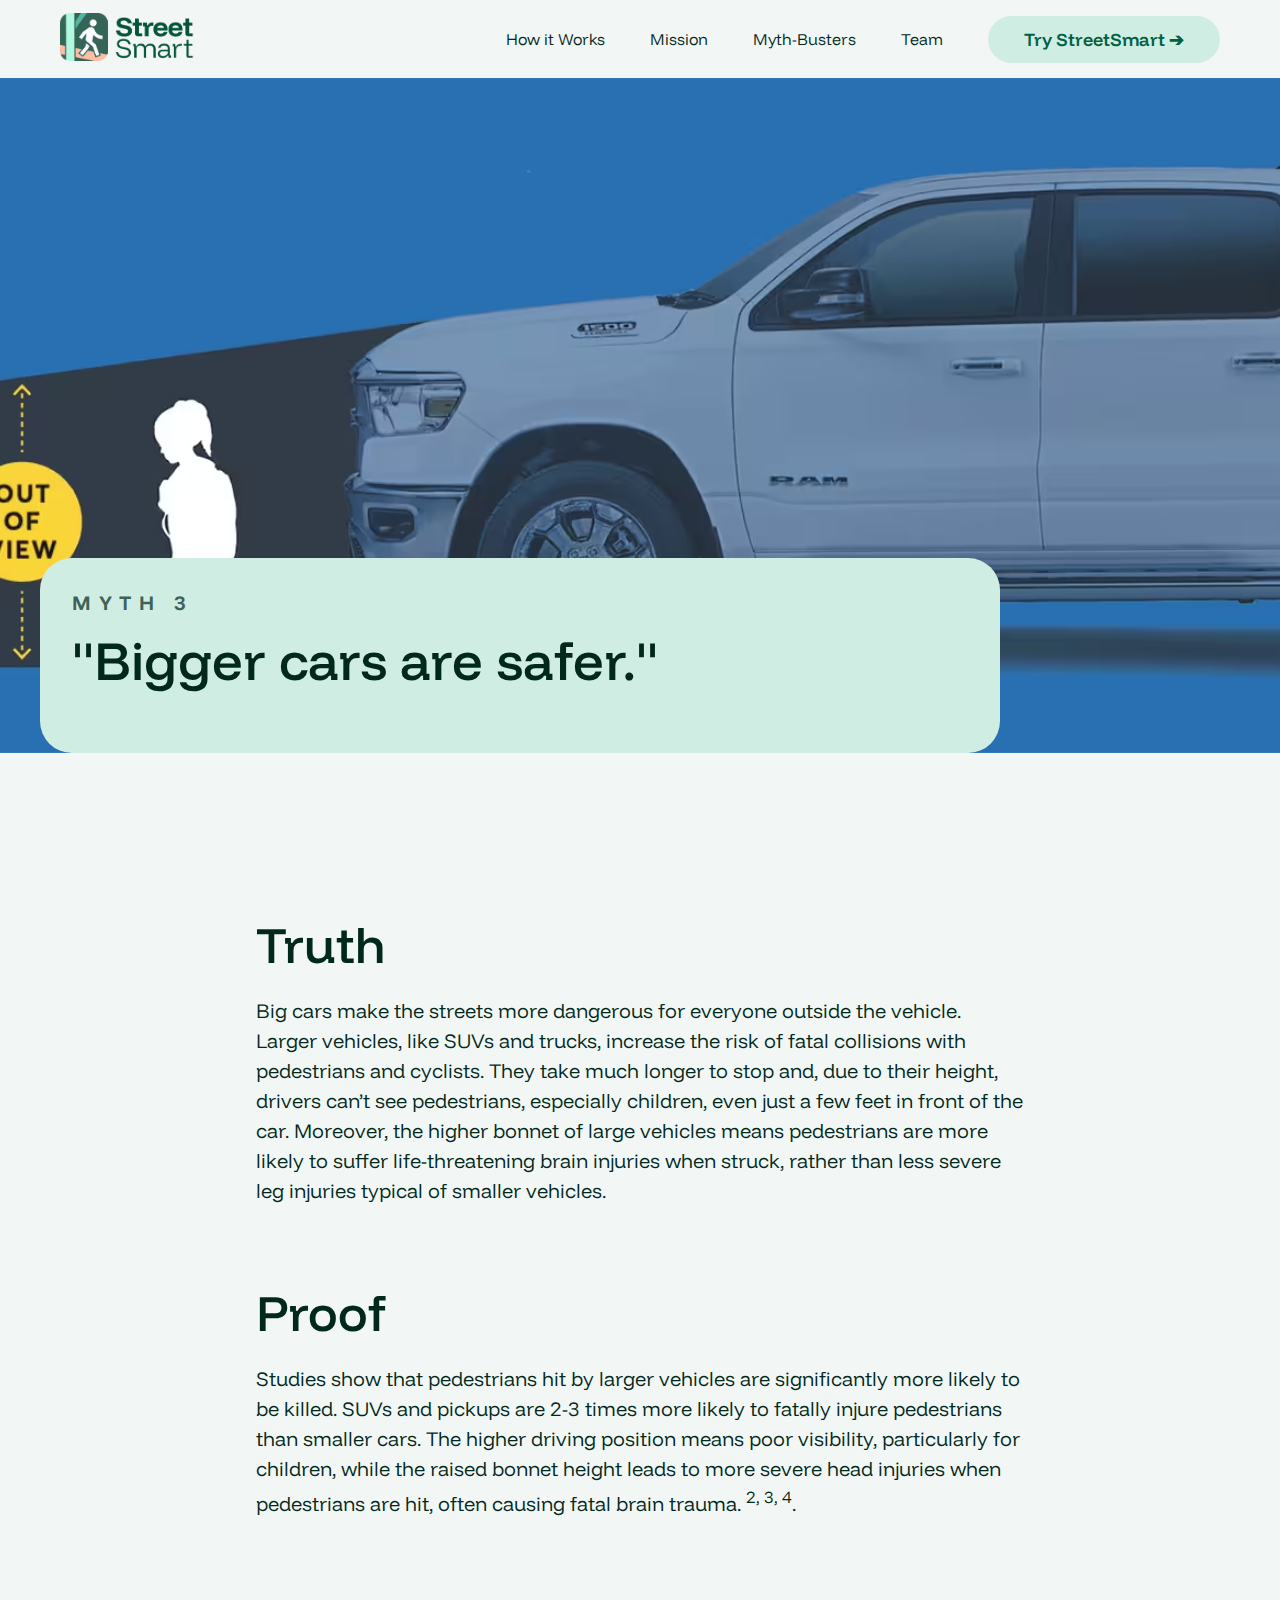
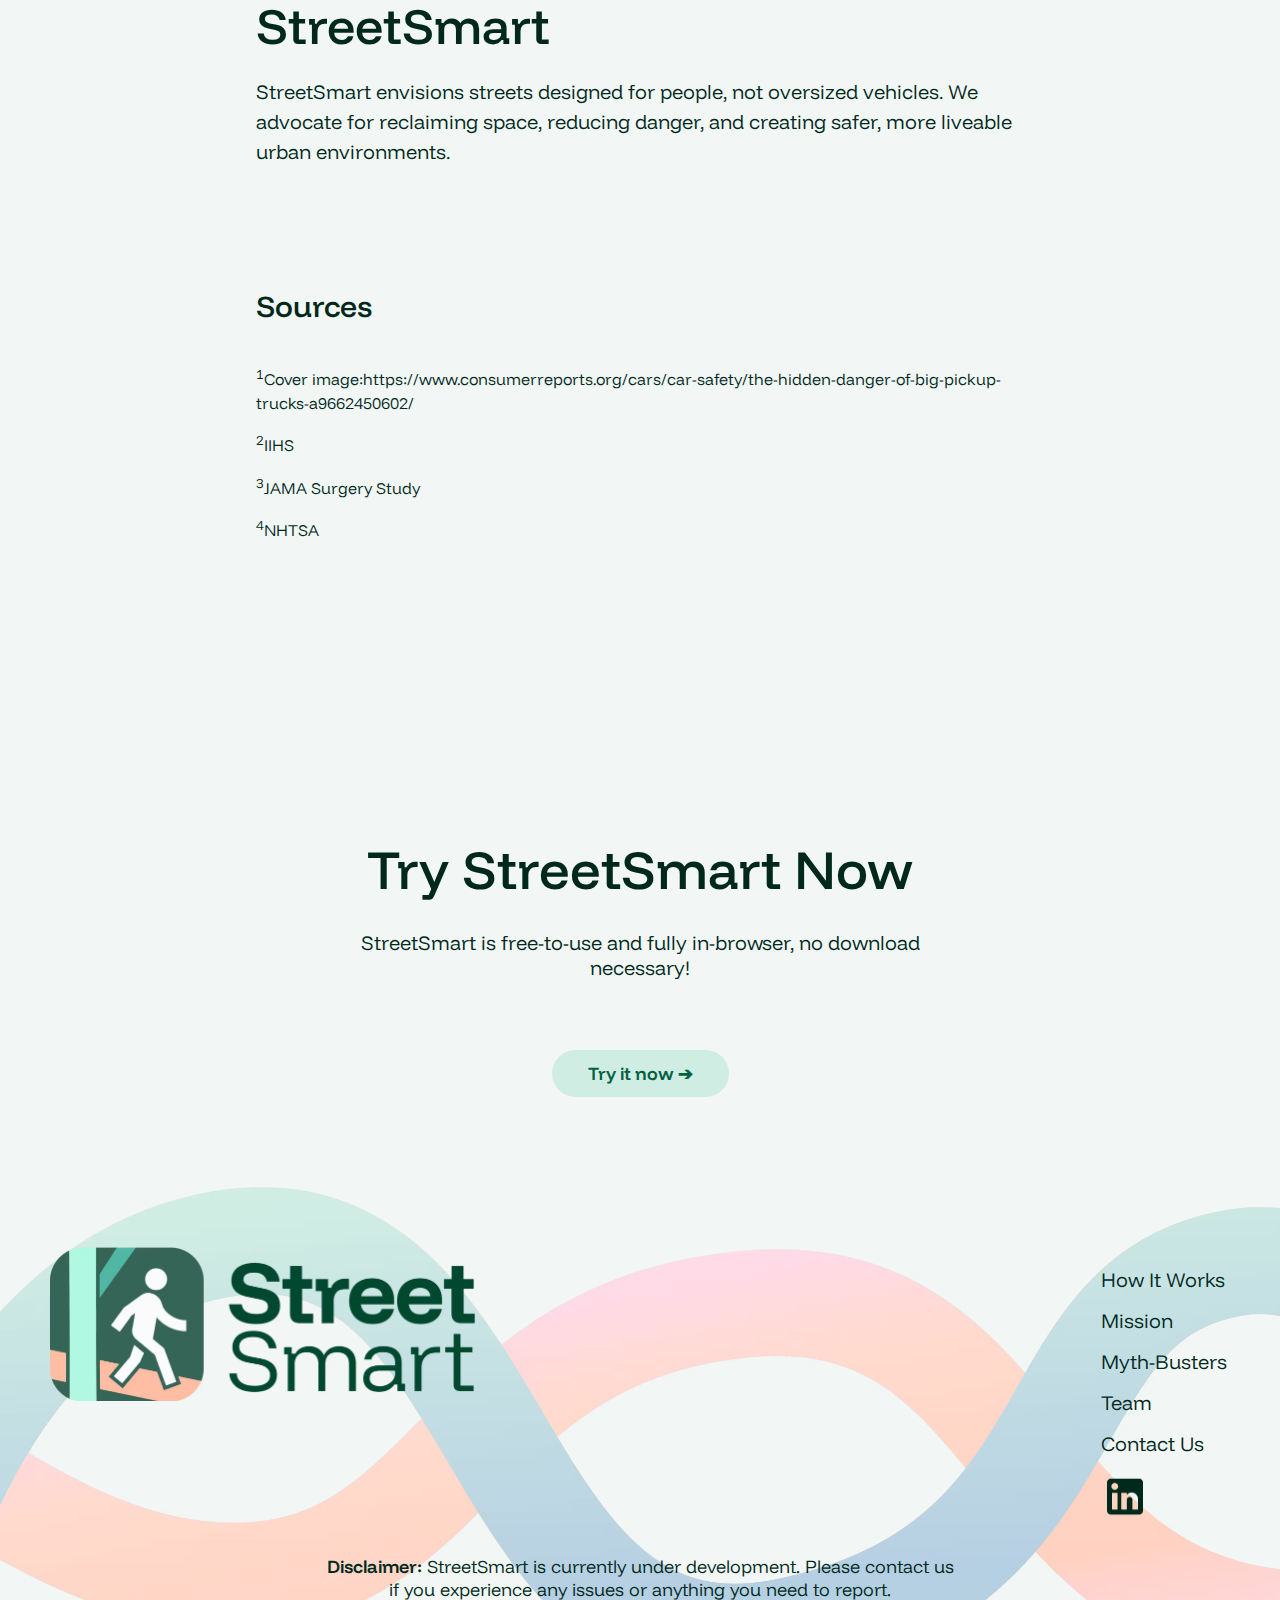
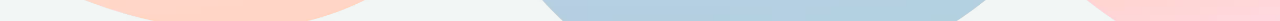
<file: myths/myth4.html>
<!DOCTYPE html>
<html lang="en">

<head>
    <meta charset="UTF-8">
    <!--<meta name="viewport" content="width=device-width, initial-scale=1.0">--> <!--mobile is too broken -->
    <title>StreetSmart | Let's Reimagine Our Streets</title>
    <meta name='description'
        content='StreetSmart empowers everyday people to understand, reimagine, and improve their streets'>
    <link rel="stylesheet" href="mythstylesheet.css">
    <link href="https://fonts.googleapis.com/css2?family=Baloo+2:wght@400;600&family=Nunito:wght@400;700&display=swap"
        rel="stylesheet">

    <link rel="preconnect" href="https://fonts.googleapis.com">
    <link rel="preconnect" href="https://fonts.gstatic.com" crossorigin>
    <link href="https://fonts.googleapis.com/css2?family=Funnel+Display:wght@300..800&display=swap" rel="stylesheet">
    <meta name="viewport" content="width=device-width, initial-scale=1.0">


</head>

<body>

    <div class='header' style='height:78px;'>
        <div class="logo-container">
            <img src='../assets/img/HeaderLogo.avif' class='logo'>
        </div>

        <div class="hamburger" onclick="toggleMenu(this)">☰</div>

        <nav id="navMenu" class="nav-links">
            <a href="../index.html#how-it-works">How it Works</a>
            <a href="../index.html#mission">Mission</a>
            <a href="../index.html#myth-busters">Myth-Busters</a>
            <a href="../index.html#team">Team</a>
            <div class='cta'>
                <a href="https://docs.google.com/forms/d/e/1FAIpQLSfy6V8dg4z4HA0hF7BA4HvFZ3nldrUzpNBT4Ft2F_IwtUniEA/viewform"
                    class="button">Try StreetSmart ➔</a>
            </div>
        </nav>
    </div>

    <div class="image-header">
        <img src="../assets/img/myth4.avif">
        <div class="pop-out">
            <p class="pre-header">MYTH 3</p>
            <h2>"Bigger cars are safer."
            </h2>
        </div>
    </div>

    <div class="content">
        <h3>Truth</h3>
        <p>Big cars make the streets more dangerous for everyone outside the vehicle.
            Larger vehicles, like SUVs and trucks, increase the risk of fatal collisions with pedestrians and cyclists.
            They take much longer to stop and, due to their height, drivers can’t see pedestrians, especially children,
            even just a few feet in front of the car. Moreover, the higher bonnet of large vehicles means pedestrians
            are more likely to suffer life-threatening brain injuries when struck, rather than less severe leg injuries
            typical of smaller vehicles.
        </p>
        <!-- <p class="quote"></p> -->
        <h3>Proof</h3>
        <p>Studies show that pedestrians hit by larger vehicles are significantly more likely to be killed. SUVs and
            pickups are 2-3 times more likely to fatally injure pedestrians than smaller cars.
            The higher driving position means poor visibility, particularly for children, while the raised bonnet height
            leads to more severe head injuries when pedestrians are hit, often causing fatal brain trauma.
            <sup>2, 3, 4</sup>.
        </p>

        <h3>StreetSmart</h3>

        <p>StreetSmart envisions streets designed for people, not oversized vehicles. We advocate for reclaiming space,
            reducing danger, and creating safer, more liveable urban environments.
        </p>

        <div class="sources">
            <h4>Sources</h4>
            <p><sup>1</sup>Cover
                image:https://www.consumerreports.org/cars/car-safety/the-hidden-danger-of-big-pickup-trucks-a9662450602/
            </p>
            <p><sup>2</sup>IIHS</p>
            <p><sup>3</sup>JAMA Surgery Study</p>
            <p><sup>4</sup>NHTSA</p>
        </div>
    </div>

    <div class="layout-row try-streetsmart">
        <img src="../assets/img/StreetSmartFooterLogo.avif">
        <h2>Try StreetSmart Now</h2>
        <p>StreetSmart is free-to-use and fully in-browser, no download necessary!</p>
        <div class='cta'><a
                href="https://docs.google.com/forms/d/e/1FAIpQLSfy6V8dg4z4HA0hF7BA4HvFZ3nldrUzpNBT4Ft2F_IwtUniEA/viewform"
                class="button">Try it now ➔</a></div>
    </div>

    <footer>
        <div class="layout-row footer-row">
            <div class="footer-image"><img class="footer-logo" src="../assets/img/StreetSmartFooterLogo.avif"></div>
            <div class="footer-links">
                <ul>
                    <li><a href="../index.html#how-it-works">How It Works</a></li>
                    <li><a href="../index.html#mission">Mission</a></li>
                    <li><a href="../index.html#myth-busters">Myth-Busters</a></li>
                    <li><a href="../index.html#team">Team</a></li>
                    <li><a>Contact Us</a></li>
                    <li class="linkedin"><a href="https://www.linkedin.com/company/livestreetsmart/"
                            target="_blank"><img src="../assets/img/mdi_linkedin.png"></a></li>
                </ul>
            </div>
        </div>
        <p>
            <strong>Disclaimer:</strong> StreetSmart is currently under development. Please <a>contact us</a> if you
            experience
            any
            issues or anything you need to report.
        </p>
    </footer>
</body>

</html>
</file>
<file: css/stylesheet.css>
/* layout */
* {
  box-sizing: border-box;
}

a {
  text-decoration: none;
  color: #00291b;
  cursor: pointer;
}

html {
  scroll-behavior: smooth;
}

strong {
  font-weight: 600;
}

@media screen and (max-width: 46.89999em) {
  .layout-row {
    padding: 3.125rem 1.25rem;
    margin: 0;
    display: flex;
    flex-direction: column;
  }

  .header {
    display: flex;
    justify-content: space-between;
    align-items: center;
    width: 100%;
  }

  .header .logo {
    height: 3rem;
    margin-left: 2.5rem;
  }

  .nav-links {
    flex-direction: column;
    align-items: center;
    justify-content: center;
    position: fixed;
    top: 0;
    right: 0;
    height: 100vh;
    width: 100%;
    background: white;
    display: flex;
    opacity: 0;
    pointer-events: none;
    transition: opacity 0.3s ease;
    z-index: 10;
  }

  .nav-links.show {
    opacity: 1;
    pointer-events: all;
  }

  .nav-links a {
    margin: 1.875rem auto;
  }

  .hamburger {
    font-size: 2.875rem;
    margin-right: 2.5rem;
    cursor: pointer;
    user-select: none;
    transition: transform 0.3s ease;
    position: relative;
    z-index: 11;
  }

  .hamburger.active {
    color: transparent;
  }

  .hamburger.active::before {
    content: "✕";
    color: black;
    position: fixed;
    font-size: 2.875rem;
    user-select: none;
    line-height: 1;
  }

  .card {
    flex-basis: auto;
    display: flex;
    flex-direction: column;
    justify-content: center;
    z-index: 5;
    width: 100%;
  }

  .background-image {
    position: absolute;
    z-index: 0;
    width: 100% !important;
    object-fit: contain;
  }

  #background-image-1 {
    right: 0;
  }

  .row1 {
    background-image: url("../assets/img/Background\ SquiggliesSmall.avif");
    background-repeat: no-repeat;
    background-position: top center;
    background-size: 100% auto;
  }

  .row1 .img-card {
    order: 1;
    width: 100%;
    height: auto;
  }

  .row1 .card:not(.img-card) {
    order: 2;
  }

  .row2 {
    background-color: #00291b;
    color: white;
  }

  .row2 .img-card {
    width: 100%;
    order: 1;
  }

  .row2 .card:not(.img-card) {
    order: 2;
  }

  .row2 .button {
    background-color: #d0ede4;
    color: #027753;
  }

  .row2 p {
    color: #fafcfc;
  }

  .row3 {
    padding: 0;
  }

  .row4 {
    padding: 0;
  }

  .row4 .img-card {
    order: 1;
  }

  .row4 .card:not(.img-card) {
    order: 2;
  }

  .row4 .button {
    background-color: #ffcebc;
    color: #4e3434;
  }

  .row5 {
    padding: 0;
  }

  .how-it-works-text {
    padding: 3.125rem;
  }

  .vision2 {
    padding: 0;
    position: relative;
  }

  .row3 .img-card {
    background-image: url("../assets/img/squigglegreen2.avif");
    background-color: #eaf8f4;
    background-repeat: no-repeat;
    background-position: right center;
    background-size: 100% 100%;
  }

  .row4 .img-card {
    background-image: url("../assets/img/Squiggles\ 3.avif");
    background-color: #ffe6dd;
    background-repeat: no-repeat;
    background-position: right center;
    background-size: 100% 100%;
  }

  .row5 .img-card {
    background-image: url("../assets/img/squigglesHIW5.avif");
    background-color: #eaf8f4;
    background-repeat: no-repeat;
    background-position: right center;
    background-size: 100% 100%;
  }

  .vision1 {
    background-color: #00291b;
    background-image: url("../assets/img/squiggles4small.avif");
    background-repeat: no-repeat;
    background-position: center;
    background-size: 100% 100%;
    color: #ffdfd3;
    text-align: center;
    padding: 15%;
    width: 100%;
  }

  .vision1 .card-row {
    width: 100%;
    text-align: left;
    flex-direction: column;
    gap: 1rem;
  }

  .vision1 h2 {
    text-align: center;
    margin-top: 0.625rem;
  }

  .vision2 img {
    height: 90vh;
    object-fit: none;
    margin-top: -1.25rem;
    width: 100%;
  }

  .vision2 .pop-out {
    position: static;
    width: 90%;
    margin: -5rem auto 3rem auto;
    background-color: #d0ede4;
    color: #00452d;
    border-radius: 1rem;
    padding: 1.25rem;
    line-height: 1.5;
  }

  .pop-out .pre-header {
    margin-top: 0;
  }

  .pop-out p {
    font-size: 1.125rem;
    margin-bottom: 0;
  }

  .pop-out strong {
    font-weight: 800;
  }

  .pop-out h3 {
    font-size: 1.25rem;
    font-weight: 200;
  }

  .vision3 {
    padding: 15%;
  }

  .vision3 p {
    font-size: 1.125rem;
  }

  .vision3 .bold-sentence {
    font-size: 1.25rem;
  }

  .myth-busters {
    padding-top: 3.75rem !important;
    padding-bottom: 3.75rem !important;
    text-align: center;
    background-color: #ffdfd3;
    color: #00291b;
  }

  .myth-busters h2 {
    margin-bottom: 0.625rem;
  }

  .myth-busters-explanation {
    width: 90%;
    margin: auto;
  }

  /* CAROUSEL IS NOT ACTIVE - STYLES FOR VERTICAL CARD STACKING */
  .js-carousel-container {
    width: 100%;
    overflow: visible;
  }

  .js-card {
    box-sizing: border-box;
    padding: 1.25rem;
    background-color: #ffffff;
    border-radius: 1.875rem;
    text-align: left;
    display: flex;
    flex-direction: column;
    height: auto;
    color: #00291d;
    width: 90%;
    margin: 1.875rem auto;
  }

  .js-card img {
    width: 100%;
    height: 11.25rem;
    object-fit: cover;
    border-radius: 1.0625rem;
    margin-bottom: 0.9375rem;
  }

  .js-card h3 {
    margin-top: 0.625rem;
    margin-bottom: 0.125rem;
    font-size: 1.5rem;
    letter-spacing: 0.2em;
    color: #34495e;
  }

  .js-card p {
    font-size: 1.375rem;
    color: #34495e;
    flex-grow: 1;
    margin-bottom: 0.75rem;
    margin-top: 0.125rem;
    line-height: 1.5;
  }

  .myth-quote {
    font-size: 1.625rem !important;
  }

  .myth-img-wrapper {
    position: relative;
  }

  .myth-img-wrapper p {
    position: absolute;
    padding: 0 0.5em;
    bottom: 1.3em;
    right: 0;
    font-size: 0.3em !important;
    background-color: #ffffff7e;
  }

  .js-card-button {
    display: inline-block;
    width: 8.125rem;
    padding: 0.625rem 1.125rem;
    background-color: #d0ede4;
    color: #016143;
    text-decoration: none;
    border-radius: 1.875rem;
    text-align: center;
    font-weight: 500;
    transition: background-color 0.3s ease;
    margin-top: auto;
    align-self: flex-start;
  }

  .js-card-button:hover {
    background-color: #16a085;
  }

  .more-myths-button {
    display: none;
  }

  /* END CAROUSEL/CARD STACKING SECTION */

  /* People */
  .people {
    background-color: #003a29;
    color: white;
    padding: 10% 5%;
  }

  .people img {
    height: 10rem;
    width: 10rem;
    border-radius: 50%;
  }

  .reena {
    display: flex;
    flex-direction: column;
    gap: 1.875rem;
    align-items: center;
  }

  .reena img {
    height: 14.375rem;
    width: 14.375rem;
    border-radius: 50%;
  }

  .reena-text {
    flex: none;
    width: 100%;
    text-align: left;
  }

  .divider {
    border: none;
    border-top: 0.0625rem solid #ccc;
    margin: 1rem auto;
    width: 100%;
  }

  .team h3 {
    text-align: center;
    font-size: 2.5rem;
    font-weight: 200;
  }

  .team h4 {
    text-align: center;
    font-size: 2rem;
    font-weight: 200;
  }

  .core h5 {
    text-align: center;
    font-size: 1.375rem;
    margin: 0.3125rem;
  }

  .supporters h6 {
    text-align: center;
    font-size: 1.25rem;
    margin: 0.3125rem;
  }

  .supporters p {
    text-align: center;
    font-size: 1.125rem;
    font-weight: 100;
    margin: 0.3125rem auto;
  }

  .core p {
    text-align: center;
    font-size: 1.125rem;
    font-weight: 100;
    margin: 0;
  }

  .early .grid-item {
    flex: 1 0 calc(50% - 1rem);
    max-width: calc(50% - 1rem);
    text-align: center;
  }

  .early p {
    font-size: 1.125rem;
    text-align: center;
    padding: 0.1875rem;
    line-height: 1.8;
  }

  .grid-container img {
    height: 10rem;
    width: 10rem;
    border-radius: 50%;
  }

  .grid-container {
    display: flex;
    flex-wrap: wrap;
    justify-content: center;
    gap: 1rem;
    max-width: 62.5rem;
    margin: 0 auto;
  }

  .grid-item {
    flex: 1 0 calc(50% - 1rem);
    max-width: calc(50% - 1rem);
    min-width: auto;
    padding: 1rem;
    text-align: center;
  }

  .card h1,
  .card h2,
  .card p {
    margin: 1.25rem 0;
  }

  .img-card {
    text-align: center;
    position: relative;
    padding: 0;
  }

  .img-card img {
    height: 60vh;
    width: auto;
    object-fit: contain;
  }

  .try-streetsmart {
    flex-direction: column;
    justify-content: center;
    align-items: center;
    text-align: center;
    padding: 5rem 0;
  }

  .try-streetsmart h2 {
    display: none;
  }

  .try-streetsmart img {
    width: 70%;
    max-width: 20em;
    margin: auto auto 2em auto;
  }

  footer {
    padding-top: 3.125rem;
    padding-bottom: 1.25rem;
    background-image: url("../assets/img/squiggles5.avif");
    background-size: cover;
    background-repeat: no-repeat;
  }

  footer .layout-row {
    margin: 0.625rem auto;
    align-items: center;
    flex-direction: column;
  }

  .footer-image {
    order: 2;
    width: 100%;
    display: flex;
    justify-content: center;
  }

  .footer-links {
    order: 1;
    text-align: center;
    width: 100%;
  }

  .footer-logo {
    width: 70%;
    max-width: 18.75rem;
    height: auto;
    object-fit: contain;
    margin: 1.25rem auto;
  }

  .footer-links img {
    height: 3.5rem;
    width: 3.5rem;
  }

  .footer-links ul {
    display: flex;
    flex-direction: column;
    list-style: none;
    padding: 0;
    align-items: center;
  }

  .footer-links li {
    margin: 1.125rem 0;
    color: #00291b;
    font-size: 1.5rem;
  }

  .footer-links .linkedin {
    order: -1;
    margin-bottom: 5rem;
  }

  footer li p {
    font-size: 0.8em !important;
    margin: 0;
  }

  footer p {
    width: 90%;
    text-align: center;
    margin: 1.25rem auto 0 auto;
    font-size: 1.125rem;
  }

  .card-full-line-wrapper {
    max-width: 50rem;
    align-self: center;
    width: 100%;
    margin-left: auto;
    margin-right: auto;
  }

  .logo {
    margin-top: 1.625rem;
    margin-bottom: 1.625rem;
  }

  body {
    width: 100%;
    padding: 0;
    margin: 0;
    background-color: #f2f6f5;
    color: #00291b;
    font-family: "Funnel Display", sans-serif;
    font-optical-sizing: auto;
    font-weight: 300;
    font-size: 1.25rem;
    font-style: normal;
  }

  .bold-font {
    font-weight: 700 !important;
  }

  .pre-header {
    font-weight: 200;
    letter-spacing: 0.3em;
    text-transform: uppercase;
    font-size: 1.25rem;
    margin-bottom: 0 !important;
    opacity: 0.7;
  }

  h1 {
    font-size: 5rem;
    font-weight: 400;
    line-height: 0.9;
  }

  h2 {
    font-size: 3rem;
    line-height: 3.25rem;
    font-weight: 400;
    letter-spacing: -0.02em;
  }

  .bold-sentence {
    font-size: 1.875rem;
    font-weight: 500;
  }

  .button {
    display: inline-block;
    text-align: center;
    letter-spacing: inherit;
    margin: 0.625rem 0;
    padding: 0.75rem 2.25rem;
    vertical-align: middle;
    background-color: #d0ede4;
    color: #016143;
    border: 0;
    border-radius: 0.75rem;
    width: auto;
    -webkit-touch-callout: none;
    -webkit-user-select: none;
    -khtml-user-select: none;
    -moz-user-select: none;
    -ms-user-select: none;
    user-select: none;
    font-size: 1.125rem;
    font-weight: 600;
    text-decoration: none;
  }

  .background-image-city1 {
    background-size: cover;
    background-position: center;
    color: #f2f6f5;
    min-height: 36.25rem;
  }
}

@media screen and (min-width: 46.9em) and (max-width: 59.49999em) {
  .layout-row {
    padding: 0 3.125rem;
    margin: 0;
    display: flex;
  }

  .header {
    display: flex;
    justify-content: space-between;
    align-items: center;
    width: 100%;
  }

  .header .logo {
    height: 3rem;
    margin-left: 2.5rem;
  }

  .nav-links {
    flex-direction: column;
    align-items: center;
    justify-content: center;
    position: fixed;
    top: 0;
    right: 0;
    height: 100vh;
    width: 100%;
    background: white;
    display: flex;
    opacity: 0;
    pointer-events: none;
    transition: opacity 0.3s ease;
    z-index: 10;
  }

  .nav-links.show {
    opacity: 1;
    pointer-events: all;
  }

  .nav-links a {
    margin: 1.875rem auto;
  }

  .hamburger {
    font-size: 2.875rem;
    margin-right: 2.5rem;
    cursor: pointer;
    user-select: none;
    transition: transform 0.3s ease;
    position: relative;
    z-index: 11;
  }

  .hamburger.active {
    color: transparent;
  }

  .hamburger.active::before {
    content: "✕";
    color: black;
    position: absolute;
    left: 0;
    top: 0;
    font-size: 2.875rem;
    user-select: none;
    line-height: 1;
  }

  .card {
    flex-basis: auto;
    flex-grow: 1;
    width: 50%;
    display: flex;
    flex-direction: column;
    justify-content: center;
    z-index: 5;
  }

  .background-image {
    position: absolute;
    z-index: 0;
    width: 100% !important;
    height: 60vh;
    object-fit: contain;
  }

  .layout-row p {
    font-size: 1.125rem;
  }

  #background-image-1 {
    right: 0;
  }

  .demo-row {
    height: 60vh;
  }

  .row4 {
    padding: 0;
  }

  .row4 .button {
    background-color: #ffcebc;
    color: #4e3434;
  }

  .how-it-works-text {
    padding: 3.125rem;
  }

  .row1 {
    background-image: url("../assets/img/Background\ Squigglies.avif");
    background-repeat: no-repeat;
    background-position: right center;
    background-size: auto 100%;
  }

  .row2 {
    background-color: #00291b;
    color: white;
  }

  .row2 .img-card img {
    height: 60%;
  }

  .row2 p {
    color: #fafcfc;
  }

  .vision2 {
    padding: 0;
    position: relative;
  }

  .vision2 img {
    width: 100%;
  }

  .row3 {
    padding: 0;
  }

  .row3 .img-card {
    background-image: url("../assets/img/squigglegreen2.avif");
    background-color: #eaf8f4;
    background-repeat: no-repeat;
    background-position: right center;
    background-size: 100% 100%;
    justify-content: flex-end;
  }

  .row3 .img-card img {
    height: 90% !important;
    object-fit: cover;
  }

  .row4 .img-card {
    background-image: url("../assets/img/Squiggles\ 3.avif");
    background-color: #ffe6dd;
    background-repeat: no-repeat;
    background-position: right center;
    background-size: 100% 100%;
  }

  .row4 .img-card img {
    height: 60vh;
  }

  .row5 {
    padding: 0;
  }

  .row5 .img-card {
    background-image: url("../assets/img/squigglesHIW5.avif");
    background-color: #eaf8f4;
    background-repeat: no-repeat;
    background-position: right center;
    background-size: 100% 100%;
    justify-content: flex-end;
  }

  .row5 .img-card img {
    height: 60vh !important;
    /* object-fit: cover; */
  }

  .img-card {
    text-align: center;
    position: relative;
    padding: 0;
  }

  .img-card img {
    object-fit: contain;
  }

  .vision1 {
    background-color: #00291b;
    background-image: url("../assets/img/Squiggles4.avif");
    background-repeat: no-repeat;
    background-position: center;
    background-size: 100% 100%;
    color: #ffdfd3;
    display: flex;
    flex-direction: column;
    gap: 2em;
    text-align: center;
    padding: 15%;
    width: 100%;
  }

  .vision2 .pop-out {
    position: absolute;
    left: 5%;
    bottom: -8%;
    width: 45%;
    max-width: 43.75rem;
    background-color: #d0ede4;
    color: #00452d;
    border-radius: 1rem;
    padding: 1.25rem;
  }

  .pop-out .pre-header {
    margin-top: 0;
  }

  .pop-out p {
    font-size: 1rem;
    margin-bottom: 0;
  }

  .pop-out h3 {
    font-size: 1.25rem;
    font-weight: 200;
  }

  .pop-out strong {
    font-weight: 800;
  }

  .card-row {
    display: flex;
    flex-direction: row;
    gap: 2rem;
    width: 100%;
    align-items: baseline;
  }

  .vision3 {
    padding: 15%;
  }

  .myth-busters {
    padding-top: 3.75rem !important;
    padding-bottom: 3.75rem !important;
    text-align: center;
    background-color: #ffdfd3;
    color: #00291b;
  }

  .myth-busters h2 {
    margin-bottom: 0.625rem;
  }

  .myth-busters-explanation {
    width: 80%;
    margin: auto;
  }

  .myth-img-wrapper {
    position: relative;
  }

  .myth-img-wrapper p {
    position: absolute;
    padding: 0 0.5em;
    bottom: 0.2em;
    right: 0;
    font-size: 0.2em !important;
    background-color: #ffffff7e;
  }

  .js-carousel-wrapper {
    width: 100%;
    margin: 3.125rem auto;
    text-align: center;
  }

  .js-carousel-wrapper h2 {
    margin-bottom: 1.5625rem;
    color: #2c3e50;
    font-size: 2em;
  }

  .js-carousel-container {
    width: 100%;
    overflow: hidden;
  }

  .js-carousel-track {
    display: flex;
    transition: transform 0.6s cubic-bezier(0.68, -0.55, 0.265, 1.55);
  }

  .js-card {
    flex: 0 0 calc(100% / 2.8);
    min-width: calc(100% / 2.8);
    box-sizing: border-box;
    padding: 1.25rem;
    margin-right: 0.9375rem;
    background-color: #ffffff;
    border-radius: 1.875rem;
    text-align: left;
    display: flex;
    flex-direction: column;
    height: 85vh;
    color: #00291d;
  }

  .js-card:last-child {
    margin-right: 0;
  }

  .js-card img {
    width: 100%;
    height: 11.25rem;
    object-fit: cover;
    border-radius: 1.0625rem;
    margin-bottom: 0.9375rem;
  }

  .js-card h3 {
    margin-top: 0.625rem;
    margin-bottom: 0.125rem;
    font-size: 1.125rem;
    letter-spacing: 0.2em;
    color: #34495e;
  }

  .js-card p {
    font-size: 1rem;
    color: #34495e;
    flex-grow: 1;
    margin-bottom: 1.25rem;
    margin-top: 0.125rem;
    line-height: 1.5;
  }

  .myth-quote {
    font-size: 1.25rem !important;
  }

  .js-card-button {
    display: inline-block;
    width: 8.125rem;
    padding: 0.625rem 1.125rem;
    background-color: #d0ede4;
    color: #016143;
    text-decoration: none;
    border-radius: 1.875rem;
    text-align: center;
    font-weight: 500;
    transition: background-color 0.3s ease;
    margin-top: auto;
    align-self: flex-start;
  }

  .js-card-button:hover {
    background-color: #16a085;
  }

  .more-myths-button {
    margin-top: 1.875rem;
    width: 12.5rem;
    padding: 0.75rem 1.875rem;
    font-size: 1.125rem;
    color: #4e3434;
    background-color: #ffcebc;
    border: none;
    border-radius: 3.125rem;
    cursor: pointer;
    transition: background-color 0.3s ease, transform 0.1s ease;
  }

  .more-myths-button:hover {
    background-color: #d1a99b;
  }

  .more-myths-button:active {
    transform: translateY(0.0625rem);
    box-shadow: 0 0.125rem 0.25rem rgba(0, 0, 0, 0.1);
  }

  /* People */
  .people {
    background-color: #003a29;
    color: white;
    padding: 10% 5%;
  }

  .people img {
    height: 11.5625rem;
    width: 11.5625rem;
    border-radius: 50%;
    flex: 1;
  }

  .reena {
    display: flex;
    flex-direction: row;
    gap: 1.875rem;
  }

  .reena-text {
    flex: 6;
  }

  .reena-text p {
    font-size: 1.25rem;
  }

  .divider {
    border: none;
    border-top: 0.0625rem solid #ccc;
    margin: 1rem auto;
    width: 100%;
  }

  .team h3 {
    text-align: center;
    font-size: 2rem;
    font-weight: 200;
  }

  .team h4 {
    text-align: center;
    font-size: 1.75rem;
    font-weight: 200;
  }

  .team p {
    font-size: 1.25rem;
  }

  .core h5 {
    text-align: center;
    font-size: 1.125rem;
    margin: 0.3125rem;
  }

  .supporters h6 {
    text-align: center;
    font-size: 1rem;
    margin: 0.3125rem;
  }

  .supporters p {
    text-align: center;
    font-size: 1.125rem;
    font-weight: 100;
  }

  .core p {
    text-align: center;
    font-size: 1.25rem;
    font-weight: 100;
    margin: 0;
  }

  .early .grid-item {
    flex: 1 0 calc(16.66% - 1rem);
    max-width: calc(16.66% - 1rem);
    text-align: center;
  }

  .early p {
    font-size: 1.125rem;
    text-align: center;
    padding: 0.1875rem;
    line-height: 1.8;
  }

  .grid-container img {
    height: 10rem;
    width: 10rem;
    border-radius: 50%;
  }

  .grid-container {
    display: flex;
    flex-wrap: wrap;
    justify-content: center;
    gap: 1rem;
    max-width: 62.5rem;
    margin: 0 auto;
  }

  .grid-item {
    flex: 1 0 calc(25% - 1rem);
    max-width: calc(25% - 1rem);
    min-width: 12.5rem;
    padding: 1rem;
    text-align: center;
  }

  .card h1,
  .card h2,
  .card p {
    margin: 0;
    margin-bottom: 1.5625rem;
  }

  .try-streetsmart {
    flex-direction: column;
    justify-content: center;
    align-content: center;
    text-align: center;
    padding: 5rem;
  }

  .try-streetsmart h2 {
    display: none;
  }

  .try-streetsmart img {
    width: 70%;
    max-width: 20em;
    margin: auto auto 2em auto;
  }

  .try-streetsmart p {
    width: 50%;
    font-size: 1.5rem;
    margin: auto;
    margin-bottom: 3.75rem;
  }

  footer {
    flex-direction: row;
    padding-top: 3.125rem;
    padding-bottom: 1.25rem;
    background-image: url("../assets/img/squiggles5.avif");
    background-size: cover;
    background-repeat: no-repeat;
  }

  footer .layout-row {
    margin: 0.625rem auto;
  }

  .footer-image {
    flex: 6;
  }

  .footer-links {
    flex: 2;
  }

  .footer-logo {
    height: 5rem;
    width: auto;
    object-fit: contain;
  }

  .footer-links img {
    height: 2.25rem;
    width: 2.25rem;
  }

  .footer-links ul {
    list-style: none;
  }

  .footer-links li {
    margin: 0.625rem 0;
    color: #00291b;
    font-size: 1rem;
  }

  footer li p {
    font-size: 0.8em !important;
    margin: 0;
  }

  footer p {
    width: 50%;
    text-align: center;
    margin: auto;
    font-size: 0.875rem;
  }

  .card-full-line-wrapper {
    max-width: 50rem;
    align-self: center;
  }

  .logo {
    margin-top: 1.625rem;
    margin-bottom: 1.625rem;
  }

  body {
    width: 100%;
    padding: 0;
    margin: 0;
    background-color: #f2f6f5;
    color: #00291b;
    font-family: "Funnel Display", sans-serif;
    font-optical-sizing: auto;
    font-weight: 300;
    font-size: 1.5rem;
    font-style: normal;
  }

  .bold-font {
    font-weight: 700 !important;
  }

  .pre-header {
    font-weight: 700;
    letter-spacing: 0.38em;
    text-transform: uppercase;
    font-size: 1.25rem;
    margin-bottom: 0 !important;
    opacity: 0.7;
  }

  h1 {
    font-size: 4rem;
    font-weight: 400;
    line-height: 0.8;
  }

  h2 {
    font-size: 2.25rem;
    line-height: 2.5rem;
    font-weight: 400;
    letter-spacing: -0.02em;
  }

  .bold-sentence {
    font-size: 1.875rem;
    font-weight: 500;
  }

  .button {
    display: inline-block;
    text-align: center;
    letter-spacing: inherit;
    margin: 0;
    padding: 0.75rem 2.25rem;
    vertical-align: middle;
    background-color: #d0ede4;
    color: #016143;
    border: 0;
    border-radius: 3.125rem;
    width: auto;
    -webkit-touch-callout: none;
    -webkit-user-select: none;
    -khtml-user-select: none;
    -moz-user-select: none;
    -ms-user-select: none;
    user-select: none;
    font-size: 1.125rem;
    font-weight: 600;
    text-decoration: none;
  }

  .background-image-city1 {
    background-size: cover;
    background-position: center;
    color: #f2f6f5;
    min-height: 36.25rem;
  }
}

@media screen and (min-width: 59.5em) and (max-width: 84.49999em) {
  .layout-row {
    padding: 0 3.125rem;
    margin: 0;
    display: flex;
  }

  .header {
    display: flex;
    justify-content: space-between;
    align-items: center;
    width: 100%;
  }

  .header .logo {
    height: 3rem;
    margin-left: 3.75rem;
  }

  .nav-links {
    display: flex;
    align-items: center;
    gap: 1.875rem;
    font-size: 1rem;
    margin-right: 3.75rem;
  }

  .hamburger {
    display: none;
    font-size: 1.75rem;
    cursor: pointer;
  }

  .card {
    flex-basis: auto;
    flex-grow: 1;
    width: 50%;
    display: flex;
    flex-direction: column;
    justify-content: center;
    z-index: 5;
  }

  .background-image {
    position: absolute;
    z-index: 0;
    width: 100% !important;
    height: 60vh;
    object-fit: contain;
  }

  #background-image-1 {
    right: 0;
  }

  .demo-row {
    height: 60vh;
  }

  .row3 {
    padding: 0;
  }

  .row4 {
    padding: 0;
  }

  .row4 .button {
    background-color: #ffcebc;
    color: #4e3434;
  }

  .row5 {
    padding: 0;
  }

  .how-it-works-text {
    padding: 3.125rem;
  }

  .row1 {
    background-image: url("../assets/img/Background\ Squigglies.avif");
    background-repeat: no-repeat;
    background-position: right center;
    background-size: auto 100%;
  }

  .row2 {
    background-color: #00291b;
    color: white;
  }

  .row2 .img-card img {
    height: 60%;
  }

  .row2 p {
    color: #fafcfc;
  }

  .vision2 {
    padding: 0;
    position: relative;
  }

  .vision2 img {
    width: 100%;
  }

  .row3 .img-card {
    background-image: url("../assets/img/squigglegreen2.avif");
    background-color: #eaf8f4;
    background-repeat: no-repeat;
    background-position: right center;
    background-size: 100% 100%;
  }

  .row4 .img-card {
    background-image: url("../assets/img/Squiggles\ 3.avif");
    background-color: #ffe6dd;
    background-repeat: no-repeat;
    background-position: right center;
    background-size: 100% 100%;
  }

  .row5 .img-card {
    background-image: url("../assets/img/squigglesHIW5.avif");
    background-color: #eaf8f4;
    background-repeat: no-repeat;
    background-position: right center;
    background-size: 100% 100%;
  }

  .vision1 {
    background-color: #00291b;
    background-image: url("../assets/img/Squiggles4.avif");
    background-repeat: no-repeat;
    background-position: center;
    background-size: 100% 100%;
    color: #ffdfd3;
    display: flex;
    flex-direction: column;
    gap: 2em;
    text-align: center;
    padding: 15%;
    width: 100%;
  }

  .vision2 .pop-out {
    position: absolute;
    left: 5%;
    bottom: -8%;
    width: 33%;
    max-width: 43.75rem;
    background-color: #d0ede4;
    color: #00452d;
    border-radius: 1rem;
    padding: 1.25rem;
  }

  .pop-out .pre-header {
    font-size: 1.25rem;
    margin-top: 0;
  }

  .pop-out p {
    margin-bottom: 0;
    font-size: 1.25rem;
  }

  .pop-out h3 {
    font-size: 2rem;
    font-weight: 200;
  }

  .pop-out strong {
    font-weight: 800;
  }

  .card-row {
    display: flex;
    flex-direction: row;
    gap: 2rem;
    width: 100%;
    align-items: baseline;
  }

  .vision3 {
    padding: 15%;
  }

  .myth-busters {
    padding-top: 3.75rem !important;
    padding-bottom: 3.75rem !important;
    text-align: center;
    background-color: #ffdfd3;
    color: #00291b;
  }

  .myth-busters h2 {
    margin-bottom: 0.625rem;
  }

  .myth-img-wrapper {
    position: relative;
  }

  .myth-img-wrapper p {
    position: absolute;
    padding: 0 0.5em;
    bottom: 0.2em;
    right: 0;
    font-size: 0.3em !important;
    background-color: #ffffff7e;
  }

  .js-carousel-wrapper {
    width: 100%;
    margin: 3.125rem auto;
    text-align: center;
  }

  .js-carousel-wrapper h2 {
    margin-bottom: 1.5625rem;
    color: #2c3e50;
    font-size: 2em;
  }

  .js-carousel-container {
    width: 100%;
    overflow: hidden;
  }

  .js-carousel-track {
    display: flex;
    transition: transform 0.6s cubic-bezier(0.68, -0.55, 0.265, 1.55);
  }

  .js-card {
    flex: 0 0 calc(100% / 2.8);
    min-width: calc(100% / 2.8);
    box-sizing: border-box;
    padding: 1.25rem;
    margin-right: 0.9375rem;
    background-color: #ffffff;
    border-radius: 1.875rem;
    text-align: left;
    display: flex;
    flex-direction: column;
    height: 85vh;
    color: #00291d;
  }

  .js-card:last-child {
    margin-right: 0;
  }

  .js-card img {
    width: 100%;
    height: 11.25rem;
    object-fit: cover;
    border-radius: 1.0625rem;
    margin-bottom: 0.9375rem;
  }

  .js-card h3 {
    margin-top: 0.625rem;
    margin-bottom: 0.125rem;
    font-size: 1.25rem;
    letter-spacing: 0.2em;
    color: #34495e;
  }

  .js-card p {
    font-size: 1rem;
    color: #34495e;
    flex-grow: 1;
    margin-bottom: 1.25rem;
    margin-top: 0.125rem;
    line-height: 1.5;
  }

  .myth-quote {
    font-size: 1.375rem !important;
  }

  .js-card-button {
    display: inline-block;
    width: 8.125rem;
    padding: 0.625rem 1.125rem;
    background-color: #d0ede4;
    color: #016143;
    text-decoration: none;
    border-radius: 1.875rem;
    text-align: center;
    font-weight: 500;
    transition: background-color 0.3s ease;
    margin-top: auto;
    align-self: flex-start;
  }

  .js-card-button:hover {
    background-color: #16a085;
  }

  .more-myths-button {
    margin-top: 1.875rem;
    width: 12.5rem;
    padding: 0.75rem 1.875rem;
    font-size: 1.125rem;
    color: #4e3434;
    background-color: #ffcebc;
    border: none;
    border-radius: 3.125rem;
    cursor: pointer;
    transition: background-color 0.3s ease, transform 0.1s ease;
  }

  .more-myths-button:hover {
    background-color: #d1a99b;
  }

  .more-myths-button:active {
    transform: translateY(0.0625rem);
    box-shadow: 0 0.125rem 0.25rem rgba(0, 0, 0, 0.1);
  }

  /* People */

  .people {
    background-color: #003a29;
    color: white;
    padding: 10% 12%;
  }

  .people img {
    height: 11.5625rem;
    width: 11.5625rem;
    border-radius: 50%;
    flex: 1;
  }

  .reena {
    display: flex;
    flex-direction: row;
    gap: 1.875rem;
  }

  .reena-text {
    flex: 6;
  }

  .divider {
    border: none;
    border-top: 0.0625rem solid #ccc;
    margin: 1rem auto;
    width: 100%;
  }

  .team h3 {
    text-align: center;
    font-size: 2.5rem;
    font-weight: 200;
  }

  .team h4 {
    text-align: center;
    font-size: 2rem;
    font-weight: 200;
    margin: 3.5rem;
  }

  .core h5 {
    text-align: center;
    font-size: 1.5rem;
    margin: 0.3125rem;
  }

  .supporters h6 {
    text-align: center;
    font-size: 1.25rem;
    margin: 0.3125rem;
  }

  .supporters p {
    text-align: center;
    font-size: 1.125rem;
    font-weight: 100;
  }

  .core p {
    text-align: center;
    font-size: 1.375rem;
    font-weight: 100;
    margin: 0;
  }

  .early .grid-item {
    flex: 1 0 calc(16.66% - 1rem);
    max-width: calc(16.66% - 1rem);
    text-align: center;
  }

  .early p {
    font-size: 1.125rem;
    text-align: center;
    padding: 0.1875rem;
    line-height: 1.8;
  }

  .grid-container img {
    height: 10rem;
    width: 10rem;
    border-radius: 50%;
  }

  .grid-container {
    display: flex;
    flex-wrap: wrap;
    justify-content: center;
    gap: 1rem;
    max-width: 62.5rem;
    margin: 0 auto;
  }

  .grid-item {
    flex: 1 0 calc(25% - 1rem);
    max-width: calc(25% - 1rem);
    min-width: 12.5rem;
    padding: 1rem;
    text-align: center;
  }

  .card h1,
  .card h2,
  .card p {
    margin: 0;
    margin-bottom: 1.5625rem;
  }

  .img-card {
    text-align: center;
    position: relative;
    padding: 0;
  }

  .img-card img {
    height: 60vh;
    width: auto;
    object-fit: contain;
  }

  .try-streetsmart {
    flex-direction: column;
    justify-content: center;
    align-content: center;
    text-align: center;
    padding: 5rem;
  }

  .try-streetsmart h2 {
    font-weight: 500;
  }

  .try-streetsmart img {
    display: none;
  }

  .try-streetsmart p {
    width: 50%;
    margin: auto;
    margin-bottom: 3.75rem;
  }

  footer {
    flex-direction: row;
    padding-top: 3.125rem;
    padding-bottom: 1.25rem;
    background-image: url("../assets/img/squiggles5.avif");
    background-size: cover;
    background-repeat: no-repeat;
  }

  footer .layout-row {
    margin: 0.625rem auto;
  }

  .footer-image {
    flex: 6;
  }

  .footer-links {
    flex: 2;
  }

  .footer-logo {
    height: 6.25rem;
    width: auto;
    object-fit: contain;
  }

  .footer-links img {
    height: 2.25rem;
    width: 2.25rem;
  }

  .footer-links ul {
    list-style: none;
  }

  .footer-links li {
    margin: 1rem 0;
    color: #00291b;
    font-size: 1.125rem;
  }

  footer li p {
    font-size: 0.8em;
    margin: 0;
  }

  footer p {
    width: 50%;
    text-align: center;
    margin: auto;
    font-size: 0.875rem;
  }

  .card-full-line-wrapper {
    max-width: 50rem;
    align-self: center;
  }

  .logo {
    margin-top: 1.625rem;
    margin-bottom: 1.625rem;
  }

  body {
    width: 100%;
    padding: 0;
    margin: 0;
    background-color: #f2f6f5;
    color: #00291b;
    font-family: "Funnel Display", sans-serif;
    font-optical-sizing: auto;
    font-weight: 300;
    font-size: 1.5rem;
    font-style: normal;
  }

  .bold-font {
    font-weight: 700 !important;
  }

  .pre-header {
    font-weight: 700;
    letter-spacing: 0.38em;
    text-transform: uppercase;
    font-size: 1.25rem;
    margin-bottom: 0 !important;
    opacity: 0.7;
  }

  h1 {
    font-size: 5rem;
    font-weight: 400;
    line-height: 0.9;
  }

  h2 {
    font-size: 3rem;
    line-height: 3.25rem;
    font-weight: 400;
    letter-spacing: -0.02em;
  }

  .bold-sentence {
    font-size: 1.875rem;
    font-weight: 500;
  }

  .button {
    display: inline-block;
    text-align: center;
    letter-spacing: inherit;
    margin: 0;
    padding: 0.75rem 2.25rem;
    vertical-align: middle;
    background-color: #d0ede4;
    color: #016143;
    border: 0;
    border-radius: 3.125rem;
    width: auto;
    -webkit-touch-callout: none;
    -webkit-user-select: none;
    -khtml-user-select: none;
    -moz-user-select: none;
    -ms-user-select: none;
    user-select: none;
    font-size: 1.125rem;
    font-weight: 600;
    text-decoration: none;
  }

  .background-image-city1 {
    background-size: cover;
    background-position: center;
    color: #f2f6f5;
    min-height: 36.25rem;
  }
}

@media screen and (min-width: 84.5em) {
  .layout-row {
    padding: 0 3.125rem;
    margin: 0;
    display: flex;
  }

  .header {
    display: flex;
    justify-content: space-between;
    align-items: center;
    width: 100%;
  }

  .header .logo {
    height: 3rem;
    margin-left: 3.75rem;
  }

  .nav-links {
    display: flex;
    align-items: center;
    gap: 2.8125rem;
    font-size: 1rem;
    margin-right: 3.75rem;
  }

  .hamburger {
    display: none;
    font-size: 1.75rem;
    cursor: pointer;
  }

  .card {
    flex-basis: 12.5rem;
    flex-grow: 1;
    display: flex;
    flex-direction: column;
    justify-content: center;

    z-index: 5;
  }

  .background-image {
    position: absolute;
    z-index: 0;
    width: 100% !important;
    height: 80vh;
    object-fit: contain;
  }

  #background-image-1 {
    right: 0;
  }

  .demo-row {
    height: 80vh;
  }

  .row3 {
    padding: 0;
  }

  .row4 {
    padding: 0;
  }

  .row4 .button {
    background-color: #ffcebc;
    color: #4e3434;
  }

  .row5 {
    padding: 0;
  }

  .how-it-works-text {
    padding: 3.125rem;
  }

  .row1 {
    background-image: url("../assets/img/Background\ Squigglies.avif");
    background-repeat: no-repeat;
    background-position: right center;
    background-size: auto 100%;
  }

  .row2 {
    background-color: #00291b;
    color: white;
  }

  .row2 .img-card img {
    height: 80%;
  }

  .row2 p {
    color: #fafcfc;
  }

  .vision2 {
    padding: 0;
    position: relative;
  }

  .vision2 img {
    width: 100%;
  }

  .row3 .img-card {
    background-image: url("../assets/img/squigglegreen2.avif");
    background-color: #eaf8f4;
    background-repeat: no-repeat;
    background-position: right center;
    background-size: 100% 100%;
  }

  .row4 .img-card {
    background-image: url("../assets/img/Squiggles\ 3.avif");
    background-color: #ffe6dd;
    background-repeat: no-repeat;
    background-position: right center;
    background-size: 100% 100%;
  }

  .row5 .img-card {
    background-image: url("../assets/img/squigglesHIW5.avif");
    background-color: #eaf8f4;
    background-repeat: no-repeat;
    background-position: right center;
    background-size: 100% 100%;
  }

  .vision1 {
    background-color: #00291b;
    background-image: url("../assets/img/Squiggles4.avif");
    background-repeat: no-repeat;
    background-position: center;
    background-size: 100% 100%;
    color: #ffdfd3;
    display: flex;
    flex-direction: column;
    gap: 2em;
    text-align: center;
    padding: 15%;
    width: 100%;
  }

  .vision2 .pop-out {
    position: absolute;
    left: 5%;
    bottom: -8%;
    width: 33%;
    max-width: 45rem;
    background-color: #d0ede4;
    color: #00452d;
    border-radius: 1rem;
    padding: 2rem;
  }

  .pop-out .pre-header {
    margin-top: 0;
  }

  .pop-out p {
    margin-bottom: 0;
  }

  .pop-out h3 {
    font-size: 2rem;
    font-weight: 200;
  }

  .pop-out strong {
    font-weight: 800;
  }

  .card-row {
    display: flex;
    flex-direction: row;
    gap: 2rem;
    width: 100%;
    align-items: baseline;
  }

  .vision3 {
    padding: 15%;
  }

  .myth-busters {
    padding-top: 3.75rem !important;
    padding-bottom: 3.75rem !important;
    text-align: center;
    background-color: #ffdfd3;
    color: #00291b;
  }

  .myth-busters h2 {
    margin-bottom: 0.625rem;
  }

  .js-carousel-wrapper {
    width: 100%;
    margin: 3.125rem auto;
    text-align: center;
  }

  .js-carousel-wrapper h2 {
    margin-bottom: 1.5625rem;
    color: #2c3e50;
    font-size: 2em;
  }

  .js-carousel-container {
    width: 100%;
    overflow: hidden;
  }

  .js-carousel-track {
    display: flex;
    transition: transform 0.6s cubic-bezier(0.68, -0.55, 0.265, 1.55);
  }

  .js-card {
    flex: 0 0 calc(100% / 2.8);
    min-width: calc(100% / 2.8);
    box-sizing: border-box;
    padding: 1.25rem;
    margin-right: 0.9375rem;
    background-color: #ffffff;
    border-radius: 1.875rem;
    text-align: left;
    display: flex;
    flex-direction: column;
    height: 85vh;
    color: #00291d;
  }

  .js-card:last-child {
    margin-right: 0;
  }

  .js-card img {
    width: 100%;
    height: 11.25rem;
    object-fit: cover;
    border-radius: 1.0625rem;
    margin-bottom: 0.9375rem;
  }

  .js-card h3 {
    margin-top: 0.625rem;
    margin-bottom: 0.125rem;
    font-size: 1.5625rem;
    letter-spacing: 0.2em;
    color: #34495e;
  }

  .js-card p {
    font-size: 1.25rem;
    color: #34495e;
    flex-grow: 1;
    margin-bottom: 1.25rem;
    margin-top: 0.125rem;
    line-height: 1.5;
  }

  .myth-quote {
    font-size: 1.875rem !important;
  }

  .myth-img-wrapper {
    position: relative;
  }

  .myth-img-wrapper p {
    position: absolute;
    padding: 0 0.5em;
    bottom: 0.2em;
    right: 0;
    font-size: 0.3em !important;
    background-color: #ffffff7e;
  }

  .js-card-button {
    display: inline-block;
    width: 8.125rem;
    padding: 0.625rem 1.125rem;
    background-color: #d0ede4;
    color: #016143;
    text-decoration: none;
    border-radius: 1.875rem;
    text-align: center;
    font-weight: 500;
    transition: background-color 0.3s ease;
    margin-top: auto;
    align-self: flex-start;
  }

  .js-card-button:hover {
    background-color: #16a085;
  }

  .more-myths-button {
    margin-top: 1.875rem;
    width: 12.5rem;
    padding: 0.75rem 1.875rem;
    font-size: 1.125rem;
    color: #4e3434;
    background-color: #ffcebc;
    border: none;
    border-radius: 3.125rem;
    cursor: pointer;
    transition: background-color 0.3s ease, transform 0.1s ease;
  }

  .more-myths-button:hover {
    background-color: #d1a99b;
  }

  .more-myths-button:active {
    transform: translateY(0.0625rem);
    box-shadow: 0 0.125rem 0.25rem rgba(0, 0, 0, 0.1);
  }

  /* People */

  .people {
    background-color: #003a29;
    color: white;
    padding: 10% 12%;
  }

  .people img {
    height: 11.5625rem;
    width: 11.5625rem;
    border-radius: 50%;
    flex: 1;
  }

  .reena {
    display: flex;
    flex-direction: row;
    gap: 1.875rem;
  }

  .reena-text {
    flex: 6;
  }

  .divider {
    border: none;
    border-top: 0.0625rem solid #ccc;
    margin: 1rem auto;
    width: 100%;
  }

  .team h3 {
    text-align: center;
    font-size: 2.5rem;
    font-weight: 200;
  }

  .team h4 {
    text-align: center;
    font-size: 2rem;
    font-weight: 200;
    margin: 3.5rem;
  }

  .core h5 {
    text-align: center;
    font-size: 1.5rem;
    margin: 0.3125rem;
  }

  .supporters h6 {
    text-align: center;
    font-size: 1.25rem;
    margin: 0.3125rem;
  }

  .supporters p {
    text-align: center;
    font-size: 1.125rem;
    font-weight: 100;
  }

  .core p {
    text-align: center;
    font-size: 1.375rem;
    font-weight: 100;
    margin: 0;
  }

  .early .grid-item {
    flex: 1 0 calc(16.66% - 1rem);
    max-width: calc(16.66% - 1rem);
    text-align: center;
  }

  .early p {
    font-size: 1.125rem;
    text-align: center;
    padding: 0.1875rem;
    line-height: 1.8;
  }

  .grid-container img {
    height: 10rem;
    width: 10rem;
    border-radius: 50%;
  }

  .grid-container {
    display: flex;
    flex-wrap: wrap;
    justify-content: center;
    gap: 1rem;
    max-width: 62.5rem;
    margin: 0 auto;
  }

  .grid-item {
    flex: 1 0 calc(25% - 1rem);
    max-width: calc(25% - 1rem);
    min-width: 12.5rem;
    padding: 1rem;
    text-align: center;
  }

  .card h1,
  .card h2,
  .card p {
    margin: 0;
    margin-bottom: 1.5625rem;
  }

  .img-card {
    text-align: center;
    position: relative;
    padding: 0;
  }

  .img-card img {
    height: 80vh;
    width: auto;
    object-fit: contain;
  }

  .try-streetsmart {
    flex-direction: column;
    justify-content: center;
    align-content: center;
    text-align: center;
    padding: 5rem;
  }

  .try-streetsmart h2 {
    font-weight: 500;
  }

  .try-streetsmart img {
    display: none;
  }

  .try-streetsmart p {
    width: 50%;
    margin: auto;
    margin-bottom: 3.75rem;
  }

  footer {
    flex-direction: row;
    padding-top: 3.125rem;
    padding-bottom: 1.25rem;
    background-image: url("../assets/img/squiggles5.avif");
    background-size: cover;
    background-repeat: no-repeat;
  }

  footer .layout-row {
    margin: 0.625rem auto;
  }

  .footer-image {
    flex: 6;
  }

  .footer-links {
    flex: 1;
  }

  .footer-logo {
    height: 9.625rem;
    width: auto;
    object-fit: contain;
  }

  .footer-links img {
    height: 3rem;
    width: 3rem;
  }

  .footer-links ul {
    list-style: none;
  }

  .footer-links li {
    margin: 1rem 0;
    color: #00291b;
  }

  footer li p {
    font-size: 0.8em;
    margin: 0;
  }

  footer p {
    width: 50%;
    text-align: center;
    margin: auto;
    font-size: 1.125rem;
  }

  .card-full-line-wrapper {
    max-width: 50rem;
    align-self: center;
  }

  .logo {
    margin-top: 1.625rem;
    margin-bottom: 1.625rem;
  }

  body {
    width: 100%;
    padding: 0;
    margin: 0;
    background-color: #f2f6f5;
    color: #00291b;
    font-family: "Funnel Display", sans-serif;
    font-optical-sizing: auto;
    font-weight: 300;
    font-size: 1.5rem;
    font-style: normal;
  }

  .bold-font {
    font-weight: 700 !important;
  }

  .pre-header {
    font-weight: 700;
    letter-spacing: 0.38em;
    text-transform: uppercase;
    font-size: 1.25rem;
    margin-bottom: 0 !important;
    opacity: 0.7;
  }

  h1 {
    font-size: 6.5rem;
    font-weight: 400;
    line-height: 0.9;
  }

  h2 {
    font-size: 4rem;
    line-height: 4.25rem;
    font-weight: 400;
    letter-spacing: -0.02em;
  }

  .bold-sentence {
    font-size: 1.875rem;
    font-weight: 500;
  }

  /* other nonsense */

  .button {
    display: inline-block;
    text-align: center;
    letter-spacing: inherit;
    margin: 0;
    padding: 0.75rem 2.25rem;
    vertical-align: middle;
    background-color: #d0ede4;
    color: #016143;
    border: 0;
    border-radius: 3.125rem;
    width: auto;
    -webkit-touch-callout: none;
    -webkit-user-select: none;
    -khtml-user-select: none;
    -moz-user-select: none;
    -ms-user-select: none;
    user-select: none;
    font-size: 1.125rem;
    font-weight: 600;
    text-decoration: none;
  }

  .background-image-city1 {
    background-size: cover;
    background-position: center;
    color: #f2f6f5;
    min-height: 36.25rem;
  }
}
</file>
<file: myths/mythstylesheet.css>
* {
  box-sizing: border-box;
}

a {
  text-decoration: none;
  color: #00291b;
  cursor: pointer;
}

html {
  scroll-behavior: smooth;
}

strong {
  font-weight: 600;
}

body {
  width: 100%;
  padding: 0;
  margin: 0;
  background-color: #f2f6f5;
  color: #00291b;
  font-family: "Funnel Display", sans-serif;
  font-optical-sizing: auto;
  font-weight: 300;
  font-size: 1.25rem;
  font-style: normal;
  display: block;
}

.button {
  display: inline-block;
  text-align: center;
  letter-spacing: inherit;
  margin: 0.625rem 0;
  padding: 0.75rem 2.25rem;
  vertical-align: middle;
  background-color: #d0ede4;
  color: #016143;
  border: 0;
  border-radius: 2rem;
  width: auto;
  -webkit-touch-callout: none;
  -webkit-user-select: none;
  -khtml-user-select: none;
  -moz-user-select: none;
  -ms-user-select: none;
  user-select: none;
  font-size: 1.125rem;
  font-weight: 600;
  text-decoration: none;
}

.pop-out {
  position: relative;
  background-color: #d0ede4;
  border-radius: 2rem;
  padding: 2.5%;
}

h2 {
  font-weight: 500;
  font-size: 2.7em;
  margin: 0.2em 0 0.5em 0;
}

.pre-header {
  font-weight: 700;
  letter-spacing: 0.38em;
  text-transform: uppercase;
  font-size: 1.25rem;
  margin: 0;
  opacity: 0.7;
}
@media screen and (max-width: 54.99999em) {
  .layout-row {
    padding: 3.125rem 1.25rem;
    margin: 0;
    display: flex;
    flex-direction: column;
  }

  .header {
    display: flex;
    justify-content: space-between;
    align-items: center;
    width: 100%;
  }

  .header .logo {
    height: 3rem;
    margin-left: 2.5rem;
    object-fit: contain;
  }

  .nav-links {
    flex-direction: column;
    align-items: center;
    justify-content: center;
    position: fixed;
    top: 0;
    right: 0;
    height: 100vh;
    width: 100%;
    background: white;
    display: flex;
    opacity: 0;
    pointer-events: none;
    transition: opacity 0.3s ease;
    z-index: 10;
  }

  .nav-links.show {
    opacity: 1;
    pointer-events: all;
  }

  .nav-links a {
    margin: 1.875rem auto;
  }

  .hamburger {
    font-size: 2.875rem;
    margin-right: 2.5rem;
    cursor: pointer;
    user-select: none;
    transition: transform 0.3s ease;
    position: relative;
    z-index: 11;
  }

  .hamburger.active {
    color: transparent;
  }

  .hamburger.active::before {
    content: "✕";
    color: black;
    position: fixed;
    font-size: 2.875rem;
    user-select: none;
    line-height: 1;
  }

  /* IMAGE HEADER */

  .image-header img {
    width: 100%;

    object-fit: cover;
    z-index: 0;
  }

  .pop-out {
    width: 90%;
    padding: 1em;
    margin: -20% auto 3em auto;
    z-index: 5;
  }

  .pop-out h2 {
    font-weight: 500;
    font-size: 1.8em;
    margin: 0.2em 0 0.5em 0;
  }

  .pop-out .pre-header {
    font-weight: 700;
    letter-spacing: 0.38em;
    text-transform: uppercase;
    font-size: 1rem;
    margin: 0;
    opacity: 0.7;
  }

  /* CONTENT */

  .content {
    padding: 2% 10%;
    margin-bottom: 8em;
  }

  .content h3 {
    font-size: 2.5em;
    font-weight: 500;
    margin: 1.5em 0 0em 0;
  }

  .content p {
    line-height: 1.5;
  }

  .quote {
    font-size: 1.5em;
  }

  .sources p {
    font-size: 0.8em;
  }
  .sources h4 {
    margin-top: 4em;
    font-weight: 500;
    font-size: 1.5em;
  }

  /* FOOTER */

  .try-streetsmart {
    flex-direction: column;
    justify-content: center;
    align-items: center;
    text-align: center;
    padding: 5rem 0;
  }

  .try-streetsmart h2 {
    display: none;
  }

  .try-streetsmart img {
    width: 70%;
    max-width: 20em;
    margin: auto auto 2em auto;
  }

  footer {
    padding-top: 3.125rem;
    padding-bottom: 1.25rem;
    background-image: url("../assets/img/squiggles5.avif");
    background-size: cover;
    background-repeat: no-repeat;
  }

  footer .layout-row {
    margin: 0.625rem auto;
    align-items: center;
    flex-direction: column;
  }

  .footer-image {
    order: 2;
    width: 100%;
    display: flex;
    justify-content: center;
  }

  .footer-links {
    order: 1;
    text-align: center;
    width: 100%;
  }

  .footer-logo {
    width: 70%;
    max-width: 18.75rem;
    height: auto;
    object-fit: contain;
    margin: 1.25rem auto;
  }

  .footer-links img {
    height: 3.5rem;
    width: 3.5rem;
  }

  .footer-links ul {
    display: flex;
    flex-direction: column;
    list-style: none;
    padding: 0;
    align-items: center;
  }

  .footer-links li {
    margin: 1.125rem 0;
    color: #00291b;
    font-size: 1.5rem;
  }

  .footer-links .linkedin {
    order: -1;
    margin-bottom: 5rem;
  }

  footer p {
    width: 90%;
    text-align: center;
    margin: 1.25rem auto 0 auto;
    font-size: 1.125rem;
  }
}

@media screen and (min-width: 55em) and (max-width: 60.99999em) {
  .layout-row {
    padding: 3.125rem 1.25rem;
    margin: 0;
    display: flex;
    flex-direction: column;
  }

  .header {
    display: flex;
    justify-content: space-between;
    align-items: center;
    width: 100%;
  }

  .header .logo {
    height: 3rem;
    margin-left: 2.5rem;
    object-fit: contain;
  }

  .nav-links {
    flex-direction: column;
    align-items: center;
    justify-content: center;
    position: fixed;
    top: 0;
    right: 0;
    height: 100vh;
    width: 100%;
    background: white;
    display: flex;
    opacity: 0;
    pointer-events: none;
    transition: opacity 0.3s ease;
    z-index: 10;
  }

  .nav-links.show {
    opacity: 1;
    pointer-events: all;
  }

  .nav-links a {
    margin: 1.875rem auto;
  }

  .hamburger {
    font-size: 2.875rem;
    margin-right: 2.5rem;
    cursor: pointer;
    user-select: none;
    transition: transform 0.3s ease;
    position: relative;
    z-index: 11;
  }

  .hamburger.active {
    color: transparent;
  }

  .hamburger.active::before {
    content: "✕";
    color: black;
    position: fixed;
    font-size: 2.875rem;
    user-select: none;
    line-height: 1;
  }

  /* IMAGE HEADER */

  .image-header img {
    width: 100%;
    object-fit: cover;
    z-index: 0;
  }

  .pop-out {
    width: 90%;
    margin: -20% auto 3em auto;
    z-index: 5;
  }

  /* CONTENT */

  .content {
    padding: 2% 10%;
    margin-bottom: 8em;
  }

  .content h3 {
    font-size: 2.5em;
    font-weight: 500;
    margin: 1.5em 0 0em 0;
  }

  .content p {
    line-height: 1.5;
  }

  .quote {
    font-size: 1.5em;
  }

  .sources p {
    font-size: 0.8em;
  }
  .sources h4 {
    margin-top: 4em;
    font-weight: 500;
    font-size: 1.5em;
  }

  /* FOOTER */

  .try-streetsmart {
    flex-direction: column;
    justify-content: center;
    align-items: center;
    text-align: center;
    padding: 5rem 0;
  }

  .try-streetsmart h2 {
    display: none;
  }

  .try-streetsmart img {
    width: 70%;
    max-width: 20em;
    margin: auto auto 2em auto;
  }

  footer {
    padding-top: 3.125rem;
    padding-bottom: 1.25rem;
    background-image: url("../assets/img/squiggles5.avif");
    background-size: cover;
    background-repeat: no-repeat;
  }

  footer .layout-row {
    margin: 0.625rem auto;
    align-items: center;
    flex-direction: column;
  }

  .footer-image {
    order: 2;
    width: 100%;
    display: flex;
    justify-content: center;
  }

  .footer-links {
    order: 1;
    text-align: center;
    width: 100%;
  }

  .footer-logo {
    width: 70%;
    max-width: 18.75rem;
    height: auto;
    object-fit: contain;
    margin: 1.25rem auto;
  }

  .footer-links img {
    height: 3.5rem;
    width: 3.5rem;
  }

  .footer-links ul {
    display: flex;
    flex-direction: column;
    list-style: none;
    padding: 0;
    align-items: center;
  }

  .footer-links li {
    margin: 1.125rem 0;
    color: #00291b;
    font-size: 1.5rem;
  }

  .footer-links .linkedin {
    order: -1;
    margin-bottom: 5rem;
  }

  footer p {
    width: 90%;
    text-align: center;
    margin: 1.25rem auto 0 auto;
    font-size: 1.125rem;
  }
}

@media screen and (min-width: 61em) {
  .layout-row {
    padding: 0 3.125rem;
    margin: 0;
    display: flex;
  }

  /* HEADER */
  .header {
    display: flex;
    justify-content: space-between;
    align-items: center;
    width: 100%;
  }

  .header .logo {
    height: 3rem;
    margin-left: 3.75rem;
  }

  .nav-links {
    display: flex;
    align-items: center;
    gap: 2.8125rem;
    font-size: 1rem;
    margin-right: 3.75rem;
  }

  .hamburger {
    display: none;
    font-size: 1.75rem;
    cursor: pointer;
  }

  /* IMAGE HEADER */

  .image-header img {
    width: 100%;
    height: 75vh;
    object-fit: cover;
    z-index: 0;
  }

  .pop-out {
    width: 75%;
    margin: -10em 0 3em 2em;
    z-index: 5;
  }

  /* CONTENT */

  .content {
    padding: 2% 20%;
    margin-bottom: 8em;
  }

  .content h3 {
    font-size: 2.5em;
    font-weight: 500;
    margin: 1.5em 0 0em 0;
  }

  .content p {
    line-height: 1.5;
  }

  .quote {
    font-size: 1.5em;
  }

  .sources p {
    font-size: 0.8em;
  }
  .sources h4 {
    margin-top: 4em;
    font-weight: 500;
    font-size: 1.5em;
  }

  /* FOOTER */

  .try-streetsmart {
    flex-direction: column;
    justify-content: center;
    align-content: center;
    text-align: center;
    padding: 5rem;
  }

  .try-streetsmart h2 {
    font-weight: 500;
  }

  .try-streetsmart img {
    display: none;
  }

  .try-streetsmart p {
    width: 50%;
    margin: auto;
    margin-bottom: 3.75rem;
  }

  footer {
    flex-direction: row;
    padding-top: 3.125rem;
    padding-bottom: 1.25rem;
    background-image: url("../assets/img/squiggles5.avif");
    background-size: cover;
    background-repeat: no-repeat;
  }

  footer .layout-row {
    margin: 0.625rem auto;
  }

  .footer-image {
    flex: 6;
  }

  .footer-links {
    flex: 1;
  }
  .footer-logo {
    height: 9.625rem;
    width: auto;
    object-fit: contain;
  }

  .footer-links img {
    height: 3rem;
    width: 3rem;
  }

  .footer-links ul {
    list-style: none;
  }

  .footer-links li {
    margin: 1rem 0;
    color: #00291b;
  }

  footer p {
    width: 50%;
    text-align: center;
    margin: auto;
    font-size: 1.125rem;
  }
}
</file>
